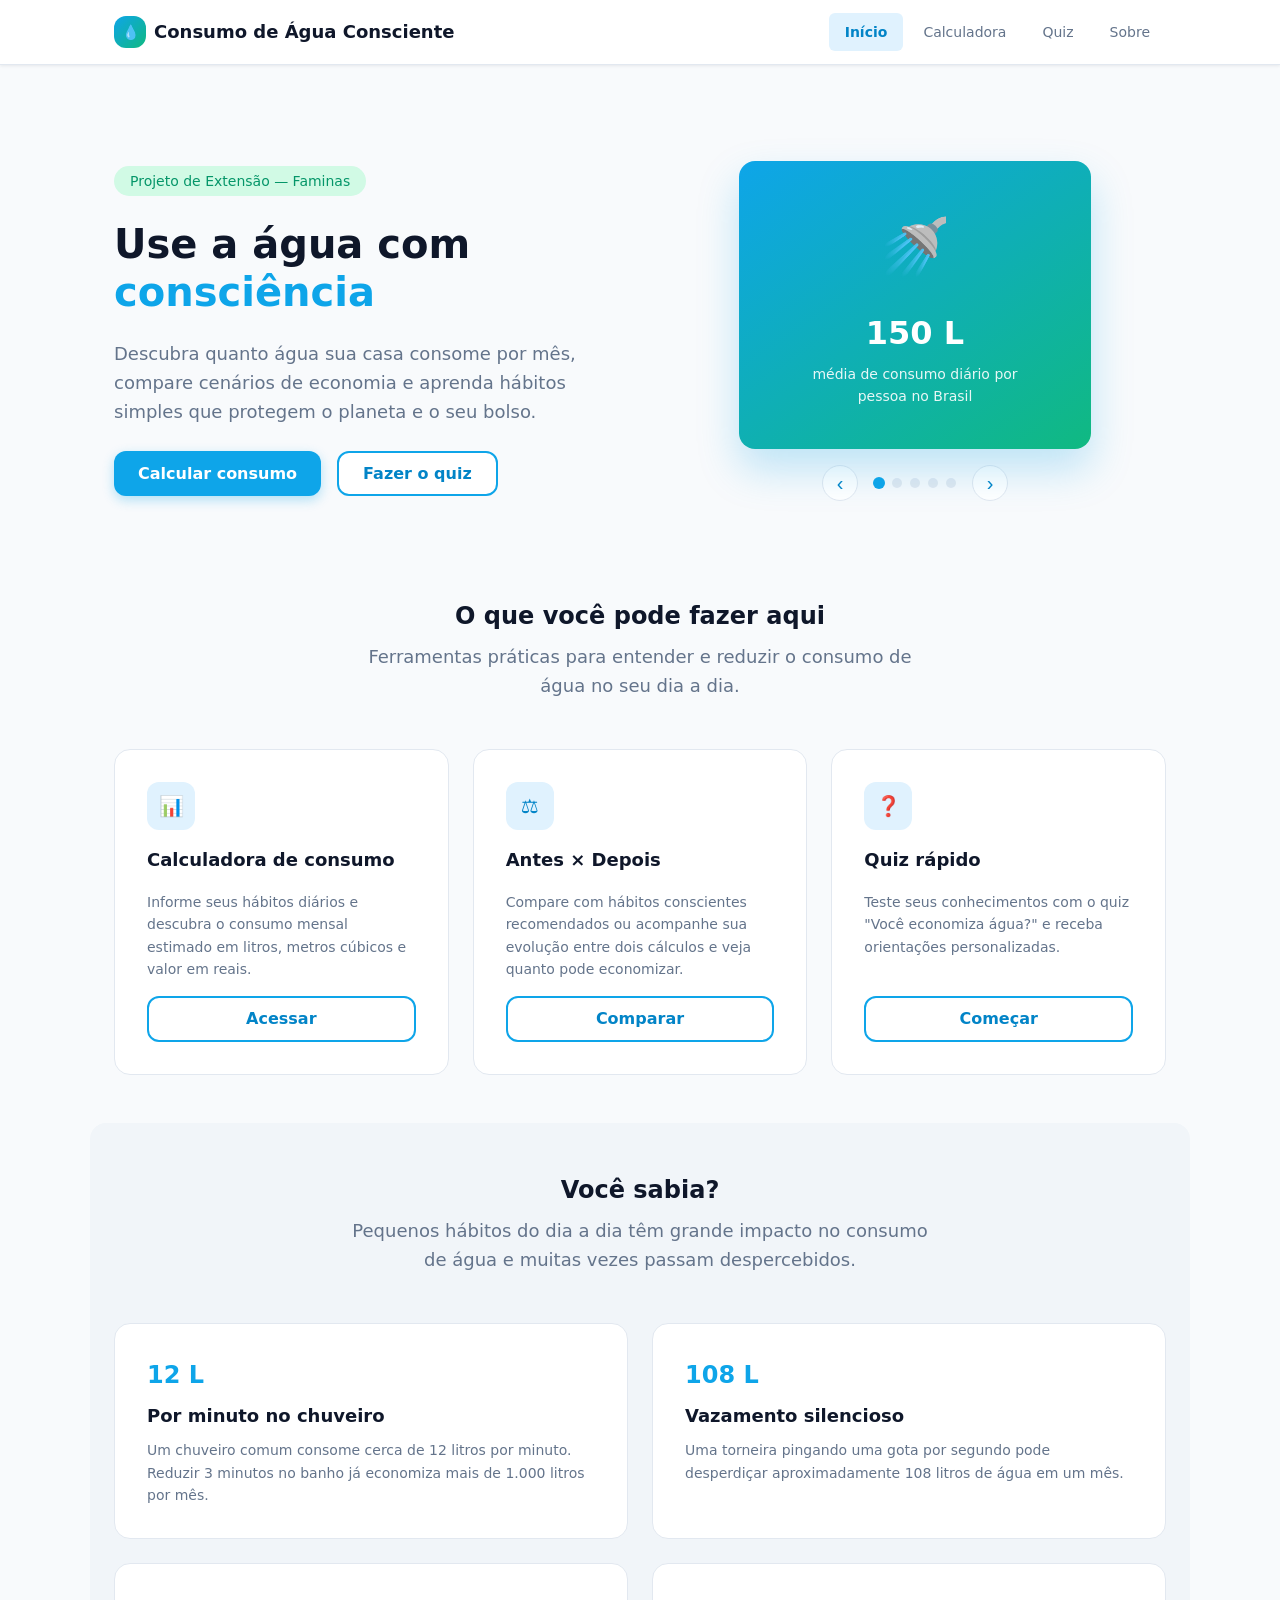
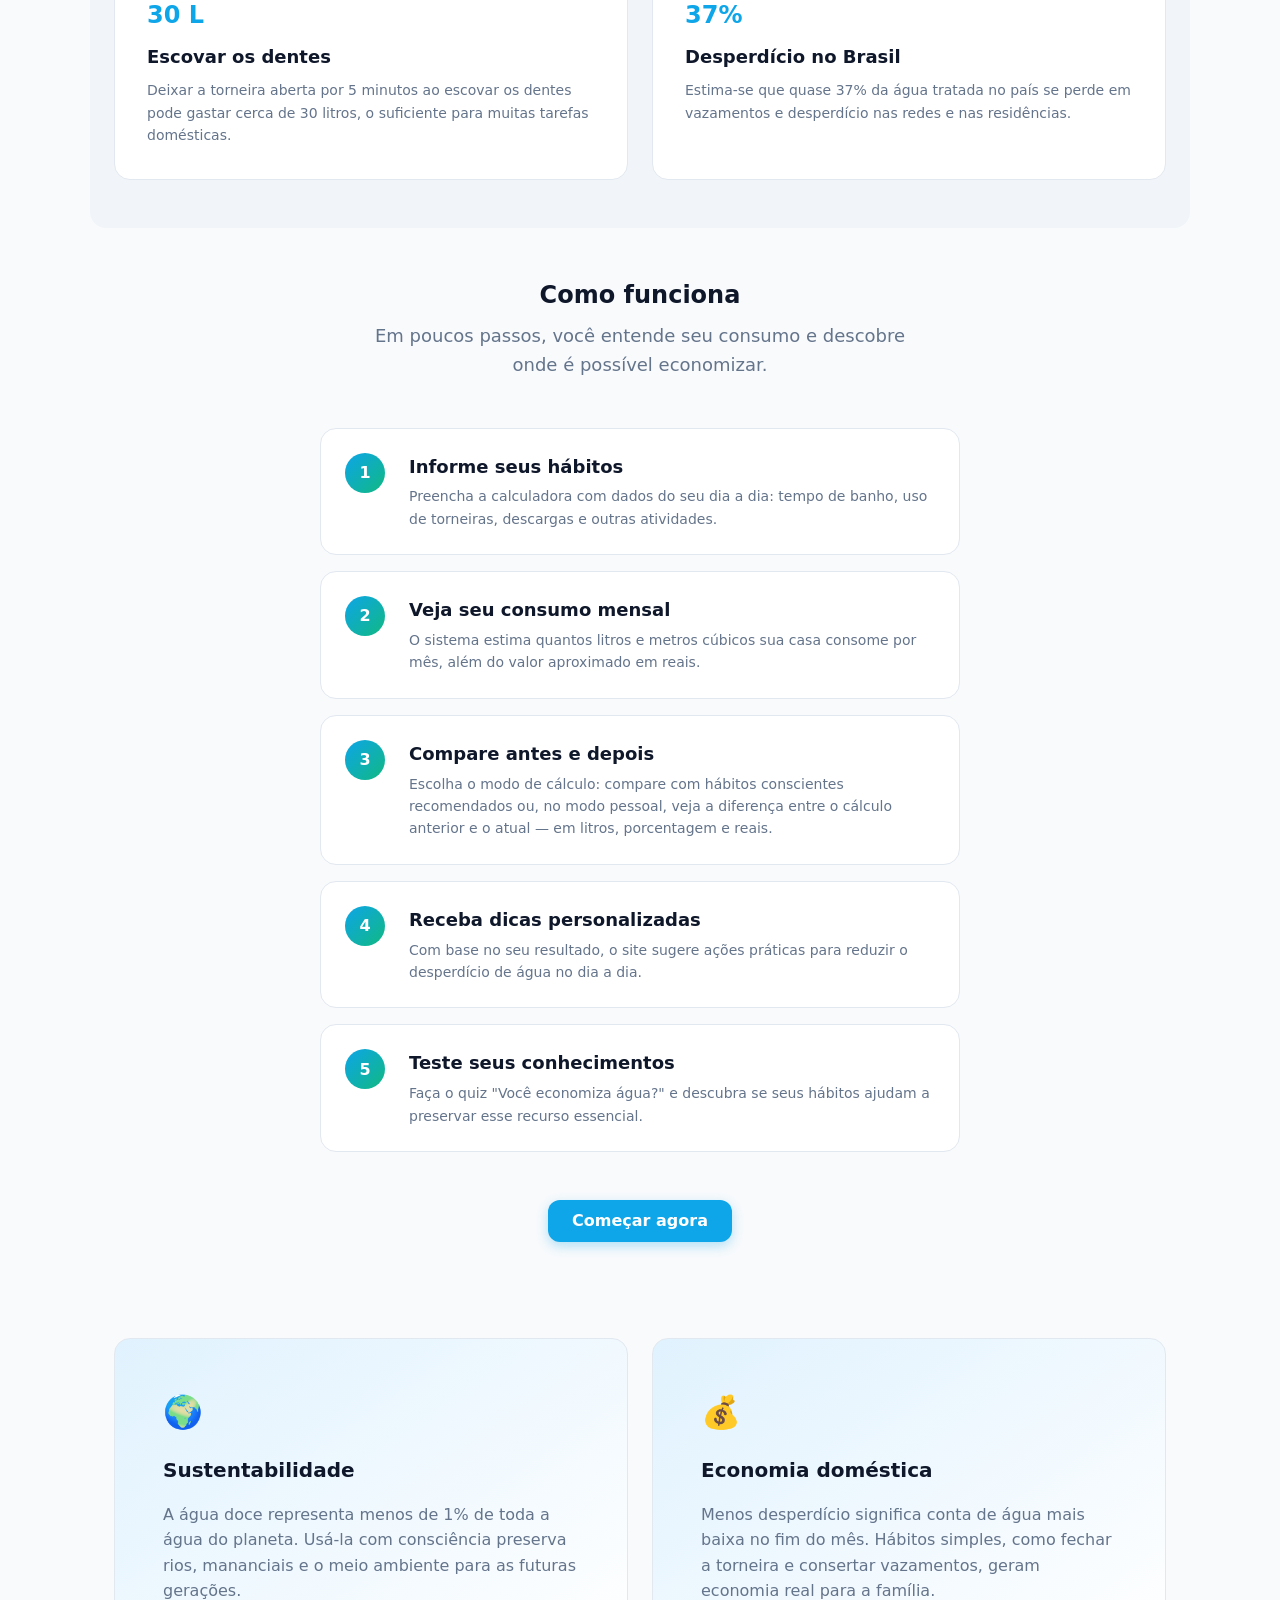
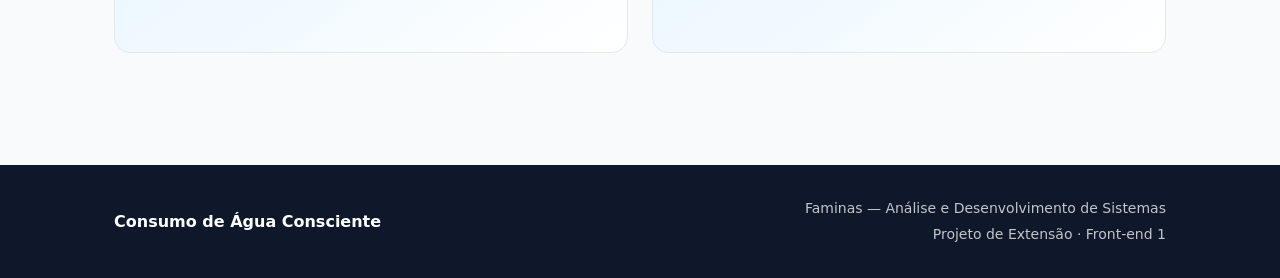
<file: index.html>
<!DOCTYPE html>
<html lang="pt-BR">
<head>
  <meta charset="UTF-8">
  <meta name="viewport" content="width=device-width, initial-scale=1.0">
  <meta name="description" content="Consumo de Água Consciente — projeto de extensão sobre uso racional da água no dia a dia.">
  <title>Consumo de Água Consciente | Início</title>
  <link rel="stylesheet" href="css/variables.css">
  <link rel="stylesheet" href="css/layout.css">
</head>
<body>

  <!-- Cabeçalho: logo, menu hambúrguer e navegação (controlado por main.js) -->
  <header class="site-header">
    <div class="header-inner">
      <a href="index.html" class="site-logo" aria-label="Página inicial">
        <span class="logo-icon" aria-hidden="true">💧</span>
        <span>Consumo de Água Consciente</span>
      </a>

      <button class="nav-toggle" type="button" aria-label="Abrir menu de navegação" aria-expanded="false" aria-controls="menu-principal">
        <span class="nav-toggle-bar"></span>
        <span class="nav-toggle-bar"></span>
        <span class="nav-toggle-bar"></span>
      </button>

      <nav class="site-nav" id="menu-principal" aria-label="Navegação principal">
        <ul class="nav-list">
          <li><a href="index.html" class="nav-link nav-link--active">Início</a></li>
          <li><a href="calculadora.html" class="nav-link">Calculadora</a></li>
          <li><a href="quiz.html" class="nav-link">Quiz</a></li>
          <li><a href="sobre.html" class="nav-link">Sobre</a></li>
        </ul>
      </nav>
    </div>
  </header>

  <main class="site-main">
    <div class="container">

      <!-- Hero: chamada principal + carrossel de curiosidades (hero.js) -->
      <section class="hero" aria-labelledby="hero-titulo">
        <div class="hero-content">
          <span class="hero-badge">Projeto de Extensão — Faminas</span>
          <h1 id="hero-titulo" class="hero-title">
            Use a água com <span>consciência</span>
          </h1>
          <p class="hero-description">
            Descubra quanto água sua casa consome por mês, compare cenários
            de economia e aprenda hábitos simples que protegem o planeta e o seu bolso.
          </p>
          <div class="hero-actions">
            <a href="calculadora.html" class="btn btn--primary">Calcular consumo</a>
            <a href="quiz.html" class="btn btn--secondary">Fazer o quiz</a>
          </div>
        </div>

        <!-- Carrossel: 5 slides com setas, bolinhas e troca automática -->
        <aside class="hero-visual" aria-label="Curiosidades sobre consumo de água">
          <div class="hero-carousel" id="hero-carousel">
            <div class="hero-carousel-viewport" aria-live="polite">
              <ul class="hero-carousel-track">
                <li class="hero-carousel-slide is-active" data-slide="0">
                  <article class="hero-card">
                    <p class="hero-card-icon" aria-hidden="true">🚿</p>
                    <p class="hero-card-value">150 L</p>
                    <p class="hero-card-label">média de consumo diário por pessoa no Brasil</p>
                  </article>
                </li>
                <li class="hero-carousel-slide" data-slide="1" aria-hidden="true">
                  <article class="hero-card">
                    <p class="hero-card-icon" aria-hidden="true">🚿</p>
                    <p class="hero-card-value">12 L/min</p>
                    <p class="hero-card-label">consumo médio de um chuveiro comum</p>
                  </article>
                </li>
                <li class="hero-carousel-slide" data-slide="2" aria-hidden="true">
                  <article class="hero-card">
                    <p class="hero-card-icon" aria-hidden="true">💧</p>
                    <p class="hero-card-value">108 L</p>
                    <p class="hero-card-label">desperdiçados por mês com uma torneira pingando</p>
                  </article>
                </li>
                <li class="hero-carousel-slide" data-slide="3" aria-hidden="true">
                  <article class="hero-card">
                    <p class="hero-card-icon" aria-hidden="true">🌍</p>
                    <p class="hero-card-value">37%</p>
                    <p class="hero-card-label">da água tratada perdida no Brasil</p>
                  </article>
                </li>
                <li class="hero-carousel-slide" data-slide="4" aria-hidden="true">
                  <article class="hero-card">
                    <p class="hero-card-icon" aria-hidden="true">⏱️</p>
                    <p class="hero-card-value">1.000 L</p>
                    <p class="hero-card-label">economizados ao reduzir 3 minutos no banho</p>
                  </article>
                </li>
              </ul>
            </div>

            <div class="hero-carousel-controls">
              <button type="button" class="hero-carousel-btn hero-carousel-btn--prev" aria-label="Curiosidade anterior">
                ‹
              </button>

              <div class="hero-carousel-dots" role="tablist" aria-label="Escolher curiosidade">
                <button type="button" class="hero-carousel-dot is-active" role="tab" aria-selected="true" aria-label="Curiosidade 1 de 5" data-slide="0"></button>
                <button type="button" class="hero-carousel-dot" role="tab" aria-selected="false" aria-label="Curiosidade 2 de 5" data-slide="1"></button>
                <button type="button" class="hero-carousel-dot" role="tab" aria-selected="false" aria-label="Curiosidade 3 de 5" data-slide="2"></button>
                <button type="button" class="hero-carousel-dot" role="tab" aria-selected="false" aria-label="Curiosidade 4 de 5" data-slide="3"></button>
                <button type="button" class="hero-carousel-dot" role="tab" aria-selected="false" aria-label="Curiosidade 5 de 5" data-slide="4"></button>
              </div>

              <button type="button" class="hero-carousel-btn hero-carousel-btn--next" aria-label="Próxima curiosidade">
                ›
              </button>
            </div>
          </div>
        </aside>
      </section>

      <!-- Cards com links para calculadora, comparador e quiz -->
      <section class="section" aria-labelledby="recursos-titulo">
        <header class="section-header">
          <h2 id="recursos-titulo" class="section-title">O que você pode fazer aqui</h2>
          <p class="section-subtitle">
            Ferramentas práticas para entender e reduzir o consumo de água no seu dia a dia.
          </p>
        </header>

        <div class="card-grid">
          <article class="card">
            <span class="card-icon" aria-hidden="true">📊</span>
            <h3 class="card-title">Calculadora de consumo</h3>
            <p class="card-text">
              Informe seus hábitos diários e descubra o consumo mensal estimado
              em litros, metros cúbicos e valor em reais.
            </p>
            <a href="calculadora.html" class="btn btn--secondary">Acessar</a>
          </article>

          <article class="card">
            <span class="card-icon" aria-hidden="true">⚖️</span>
            <h3 class="card-title">Antes × Depois</h3>
            <p class="card-text">
              Compare com hábitos conscientes recomendados ou acompanhe sua
              evolução entre dois cálculos e veja quanto pode economizar.
            </p>
            <a href="calculadora.html" class="btn btn--secondary">Comparar</a>
          </article>

          <article class="card">
            <span class="card-icon" aria-hidden="true">❓</span>
            <h3 class="card-title">Quiz rápido</h3>
            <p class="card-text">
              Teste seus conhecimentos com o quiz "Você economiza água?" e
              receba orientações personalizadas.
            </p>
            <a href="quiz.html" class="btn btn--secondary">Começar</a>
          </article>
        </div>
      </section>

      <!-- Seção educativa: fatos sobre consumo e desperdício de água -->
      <section class="section section--alt" aria-labelledby="curiosidades-titulo">
        <header class="section-header">
          <h2 id="curiosidades-titulo" class="section-title">Você sabia?</h2>
          <p class="section-subtitle">
            Pequenos hábitos do dia a dia têm grande impacto no consumo de água
            e muitas vezes passam despercebidos.
          </p>
        </header>

        <div class="facts-grid">
          <article class="fact-card">
            <p class="fact-value">12 L</p>
            <h3 class="fact-title">Por minuto no chuveiro</h3>
            <p class="fact-text">
              Um chuveiro comum consome cerca de 12 litros por minuto.
              Reduzir 3 minutos no banho já economiza mais de 1.000 litros por mês.
            </p>
          </article>

          <article class="fact-card">
            <p class="fact-value">108 L</p>
            <h3 class="fact-title">Vazamento silencioso</h3>
            <p class="fact-text">
              Uma torneira pingando uma gota por segundo pode desperdiçar
              aproximadamente 108 litros de água em um mês.
            </p>
          </article>

          <article class="fact-card">
            <p class="fact-value">30 L</p>
            <h3 class="fact-title">Escovar os dentes</h3>
            <p class="fact-text">
              Deixar a torneira aberta por 5 minutos ao escovar os dentes
              pode gastar cerca de 30 litros, o suficiente para muitas tarefas domésticas.
            </p>
          </article>

          <article class="fact-card">
            <p class="fact-value">37%</p>
            <h3 class="fact-title">Desperdício no Brasil</h3>
            <p class="fact-text">
              Estima-se que quase 37% da água tratada no país se perde em vazamentos
              e desperdício nas redes e nas residências.
            </p>
          </article>
        </div>
      </section>

      <!-- Passo a passo de como usar o site (calculadora → comparar → dicas → quiz) -->
      <section class="section" aria-labelledby="como-funciona-titulo">
        <header class="section-header">
          <h2 id="como-funciona-titulo" class="section-title">Como funciona</h2>
          <p class="section-subtitle">
            Em poucos passos, você entende seu consumo e descobre onde é possível economizar.
          </p>
        </header>

        <ol class="steps-list">
          <li class="step-item">
            <span class="step-number" aria-hidden="true">1</span>
            <div class="step-content">
              <h3 class="step-title">Informe seus hábitos</h3>
              <p class="step-text">
                Preencha a calculadora com dados do seu dia a dia: tempo de banho,
                uso de torneiras, descargas e outras atividades.
              </p>
            </div>
          </li>

          <li class="step-item">
            <span class="step-number" aria-hidden="true">2</span>
            <div class="step-content">
              <h3 class="step-title">Veja seu consumo mensal</h3>
              <p class="step-text">
                O sistema estima quantos litros e metros cúbicos sua casa consome
                por mês, além do valor aproximado em reais.
              </p>
            </div>
          </li>

          <li class="step-item">
            <span class="step-number" aria-hidden="true">3</span>
            <div class="step-content">
              <h3 class="step-title">Compare antes e depois</h3>
              <p class="step-text">
                Escolha o modo de cálculo: compare com hábitos conscientes
                recomendados ou, no modo pessoal, veja a diferença entre o
                cálculo anterior e o atual — em litros, porcentagem e reais.
              </p>
            </div>
          </li>

          <li class="step-item">
            <span class="step-number" aria-hidden="true">4</span>
            <div class="step-content">
              <h3 class="step-title">Receba dicas personalizadas</h3>
              <p class="step-text">
                Com base no seu resultado, o site sugere ações práticas para
                reduzir o desperdício de água no dia a dia.
              </p>
            </div>
          </li>

          <li class="step-item">
            <span class="step-number" aria-hidden="true">5</span>
            <div class="step-content">
              <h3 class="step-title">Teste seus conhecimentos</h3>
              <p class="step-text">
                Faça o quiz "Você economiza água?" e descubra se seus hábitos
                ajudam a preservar esse recurso essencial.
              </p>
            </div>
          </li>
        </ol>

        <p class="steps-cta">
          <a href="calculadora.html" class="btn btn--primary">Começar agora</a>
        </p>
      </section>

      <!-- Destaque final: sustentabilidade e economia doméstica -->
      <section class="section section--impact" aria-labelledby="impacto-titulo">
        <div class="impact-grid">
          <article class="impact-card">
            <span class="impact-icon" aria-hidden="true">🌍</span>
            <h2 id="impacto-titulo" class="impact-title">Sustentabilidade</h2>
            <p class="impact-text">
              A água doce representa menos de 1% de toda a água do planeta.
              Usá-la com consciência preserva rios, mananciais e o meio ambiente
              para as futuras gerações.
            </p>
          </article>

          <article class="impact-card">
            <span class="impact-icon" aria-hidden="true">💰</span>
            <h2 class="impact-title">Economia doméstica</h2>
            <p class="impact-text">
              Menos desperdício significa conta de água mais baixa no fim do mês.
              Hábitos simples, como fechar a torneira e consertar vazamentos,
              geram economia real para a família.
            </p>
          </article>
        </div>
      </section>

    </div>
  </main>

  <!-- Rodapé institucional -->
  <footer class="site-footer">
    <div class="footer-inner">
      <p class="footer-brand">Consumo de Água Consciente</p>
      <div class="footer-info">
        <p>Faminas — Análise e Desenvolvimento de Sistemas</p>
        <p>Projeto de Extensão · Front-end 1</p>
      </div>
    </div>
  </footer>

  <!-- Scripts: carrossel da home e menu mobile -->
  <script src="js/hero.js"></script>
  <script src="js/main.js"></script>
</body>
</html>
</file>
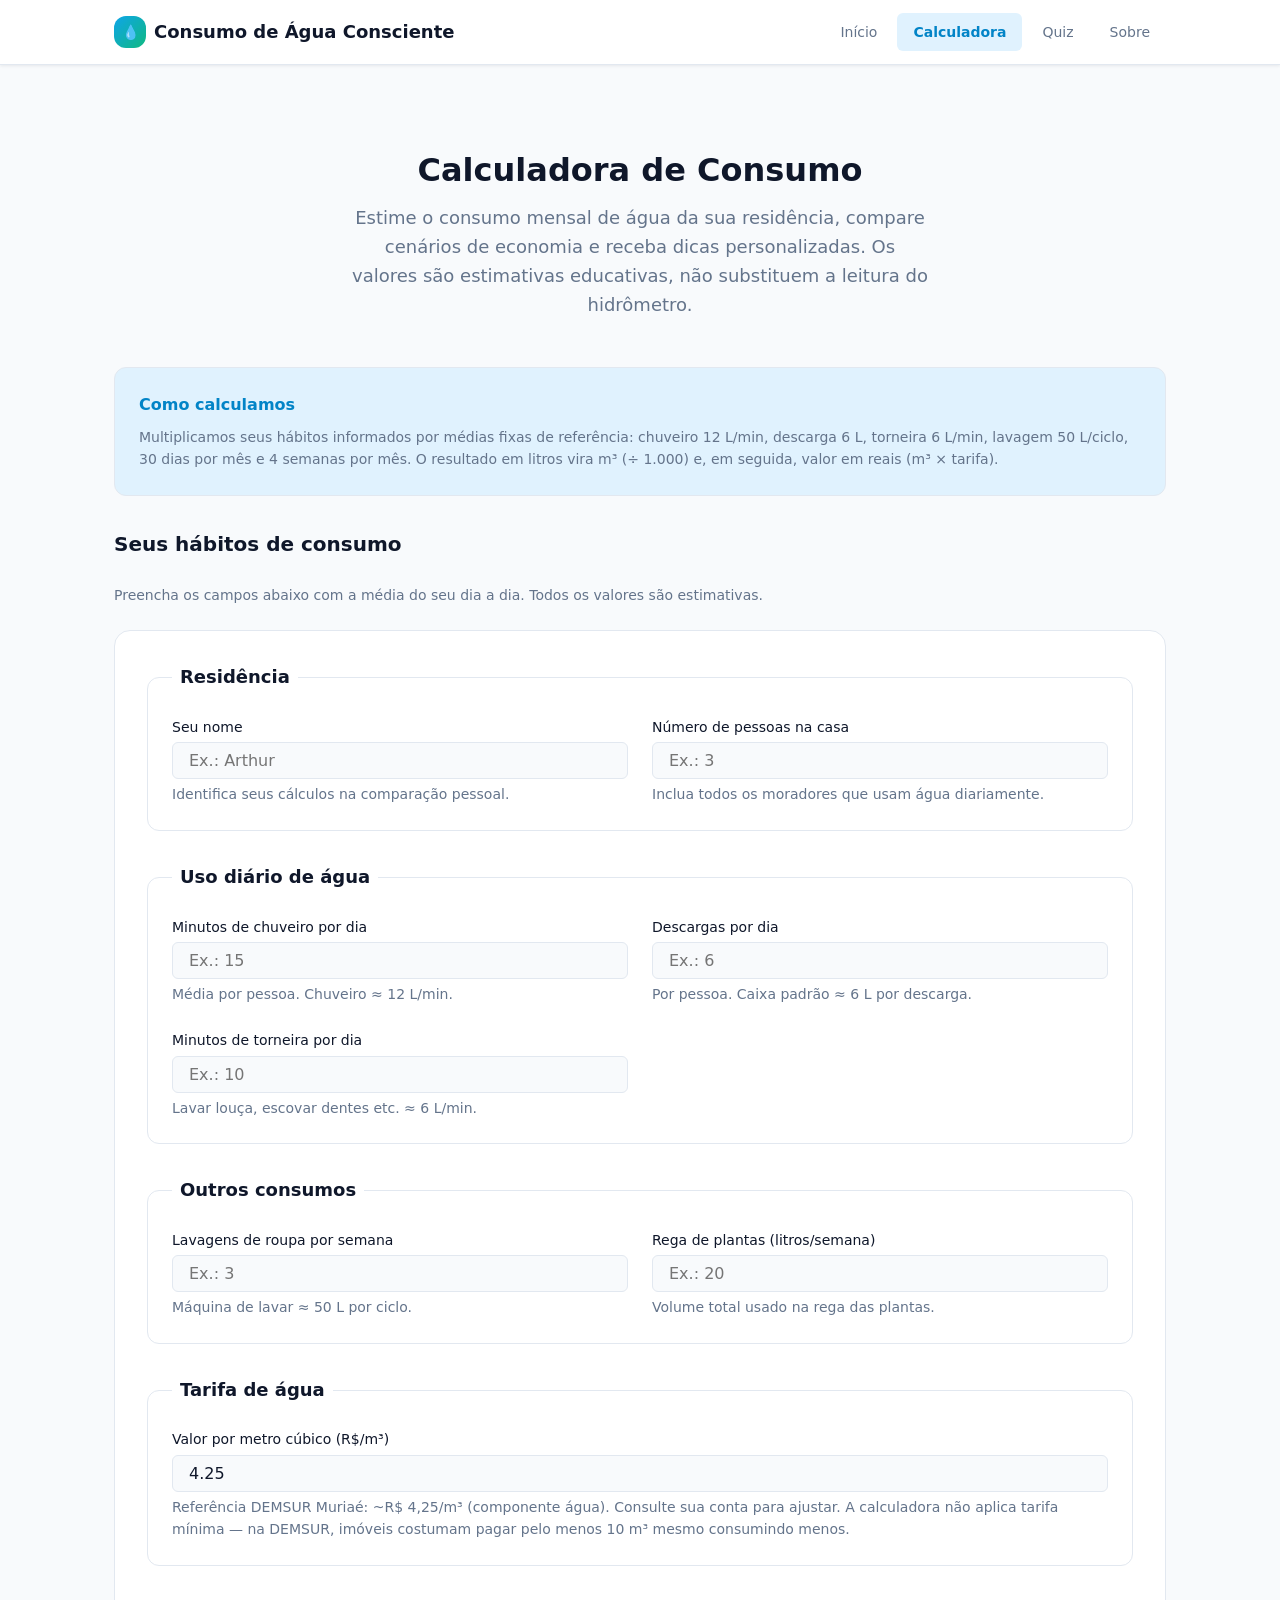
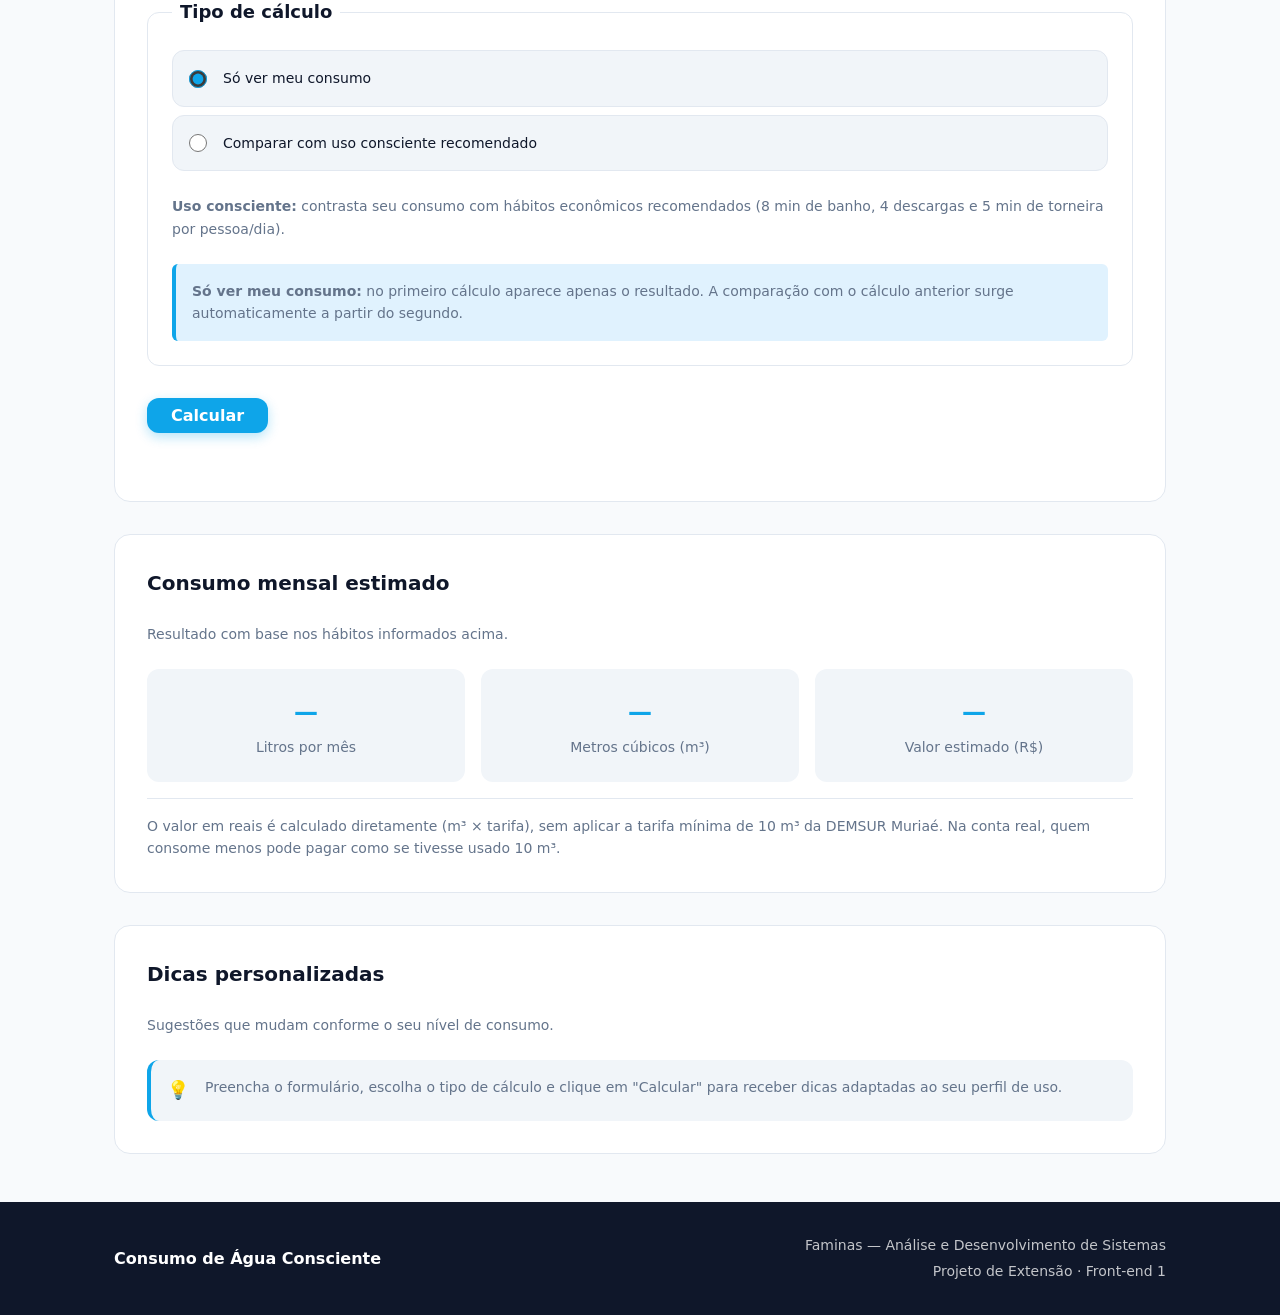
<file: calculadora.html>
<!DOCTYPE html>
<html lang="pt-BR">
<head>
  <meta charset="UTF-8">
  <meta name="viewport" content="width=device-width, initial-scale=1.0">
  <meta name="description" content="Calculadora de consumo mensal de água — estime hábitos, compare cenários e veja sua economia.">
  <title>Calculadora | Consumo de Água Consciente</title>
  <link rel="stylesheet" href="css/variables.css">
  <link rel="stylesheet" href="css/layout.css">
  <link rel="stylesheet" href="css/calculadora.css">
</head>
<body>

  <!-- Cabeçalho: logo, menu hambúrguer e navegação (controlado por main.js) -->
  <header class="site-header">
    <div class="header-inner">
      <a href="index.html" class="site-logo" aria-label="Página inicial">
        <span class="logo-icon" aria-hidden="true">💧</span>
        <span>Consumo de Água Consciente</span>
      </a>

      <button class="nav-toggle" type="button" aria-label="Abrir menu de navegação" aria-expanded="false" aria-controls="menu-principal">
        <span class="nav-toggle-bar"></span>
        <span class="nav-toggle-bar"></span>
        <span class="nav-toggle-bar"></span>
      </button>

      <nav class="site-nav" id="menu-principal" aria-label="Navegação principal">
        <ul class="nav-list">
          <li><a href="index.html" class="nav-link">Início</a></li>
          <li><a href="calculadora.html" class="nav-link nav-link--active">Calculadora</a></li>
          <li><a href="quiz.html" class="nav-link">Quiz</a></li>
          <li><a href="sobre.html" class="nav-link">Sobre</a></li>
        </ul>
      </nav>
    </div>
  </header>

  <main class="site-main">
    <div class="container">

      <!-- Título e descrição da página -->
      <header class="page-header">
        <h1 class="page-title">Calculadora de Consumo</h1>
        <p class="page-description">
          Estime o consumo mensal de água da sua residência, compare cenários
          de economia e receba dicas personalizadas. Os valores são estimativas
          educativas, não substituem a leitura do hidrômetro.
        </p>
      </header>

      <!-- Explicação das fórmulas e médias usadas no cálculo -->
      <section class="calc-info" id="secao-calc-info" aria-labelledby="como-calculamos-titulo">
        <h2 id="como-calculamos-titulo" class="calc-info-title">Como calculamos</h2>
        <p class="calc-info-text">
          Multiplicamos seus hábitos informados por médias fixas de referência:
          chuveiro 12 L/min, descarga 6 L, torneira 6 L/min, lavagem 50 L/ciclo,
          30 dias por mês e 4 semanas por mês. O resultado em litros vira m³
          (÷ 1.000) e, em seguida, valor em reais (m³ × tarifa).
        </p>
      </section>

      <!-- Layout em duas colunas: formulário à esquerda, resultados à direita -->
      <div class="calc-layout">

        <!-- Formulário de hábitos — lido e validado por calculadora.js -->
        <section class="section" id="secao-formulario" aria-labelledby="formulario-titulo">
          <h2 id="formulario-titulo" class="calc-panel-title">Seus hábitos de consumo</h2>
          <p class="calc-panel-subtitle">
            Preencha os campos abaixo com a média do seu dia a dia. Todos os valores são estimativas.
          </p>

          <form id="form-calculadora" class="calc-form" novalidate>

            <fieldset class="calc-fieldset">
              <legend class="calc-legend">Residência</legend>
              <div class="form-grid">
                <div class="form-group">
                  <label class="form-label" for="nome-usuario">Seu nome</label>
                  <input
                    class="form-input"
                    type="text"
                    id="nome-usuario"
                    name="nome-usuario"
                    maxlength="40"
                    placeholder="Ex.: Arthur"
                    autocomplete="name"
                  >
                  <span class="form-hint">Identifica seus cálculos na comparação pessoal.</span>
                </div>

                <div class="form-group">
                  <label class="form-label" for="pessoas">Número de pessoas na casa</label>
                  <input
                    class="form-input"
                    type="number"
                    id="pessoas"
                    name="pessoas"
                    min="1"
                    max="20"
                    placeholder="Ex.: 3"
                    required
                  >
                  <span class="form-hint">Inclua todos os moradores que usam água diariamente.</span>
                </div>
              </div>
            </fieldset>

            <fieldset class="calc-fieldset">
              <legend class="calc-legend">Uso diário de água</legend>
              <div class="form-grid">
                <div class="form-group">
                  <label class="form-label" for="chuveiro">Minutos de chuveiro por dia</label>
                  <input
                    class="form-input"
                    type="number"
                    id="chuveiro"
                    name="chuveiro"
                    min="0"
                    max="120"
                    placeholder="Ex.: 15"
                    required
                  >
                  <span class="form-hint">Média por pessoa. Chuveiro ≈ 12 L/min.</span>
                </div>

                <div class="form-group">
                  <label class="form-label" for="descarga">Descargas por dia</label>
                  <input
                    class="form-input"
                    type="number"
                    id="descarga"
                    name="descarga"
                    min="0"
                    max="50"
                    placeholder="Ex.: 6"
                    required
                  >
                  <span class="form-hint">Por pessoa. Caixa padrão ≈ 6 L por descarga.</span>
                </div>

                <div class="form-group">
                  <label class="form-label" for="torneira">Minutos de torneira por dia</label>
                  <input
                    class="form-input"
                    type="number"
                    id="torneira"
                    name="torneira"
                    min="0"
                    max="120"
                    placeholder="Ex.: 10"
                    required
                  >
                  <span class="form-hint">Lavar louça, escovar dentes etc. ≈ 6 L/min.</span>
                </div>
              </div>
            </fieldset>

            <fieldset class="calc-fieldset">
              <legend class="calc-legend">Outros consumos</legend>
              <div class="form-grid">
                <div class="form-group">
                  <label class="form-label" for="roupa">Lavagens de roupa por semana</label>
                  <input
                    class="form-input"
                    type="number"
                    id="roupa"
                    name="roupa"
                    min="0"
                    max="30"
                    placeholder="Ex.: 3"
                    required
                  >
                  <span class="form-hint">Máquina de lavar ≈ 50 L por ciclo.</span>
                </div>

                <div class="form-group">
                  <label class="form-label" for="rega">Rega de plantas (litros/semana)</label>
                  <input
                    class="form-input"
                    type="number"
                    id="rega"
                    name="rega"
                    min="0"
                    max="500"
                    placeholder="Ex.: 20"
                    required
                  >
                  <span class="form-hint">Volume total usado na rega das plantas.</span>
                </div>
              </div>
            </fieldset>

            <fieldset class="calc-fieldset">
              <legend class="calc-legend">Tarifa de água</legend>
              <div class="form-grid">
                <div class="form-group form-input--full">
                  <label class="form-label" for="tarifa">Valor por metro cúbico (R$/m³)</label>
                  <input
                    class="form-input"
                    type="number"
                    id="tarifa"
                    name="tarifa"
                    min="0"
                    max="50"
                    step="0.01"
                    value="4.25"
                    required
                  >
                  <span class="form-hint">
                    Referência DEMSUR Muriaé: ~R$ 4,25/m³ (componente água). Consulte sua
                    conta para ajustar. A calculadora não aplica tarifa mínima — na DEMSUR,
                    imóveis costumam pagar pelo menos 10 m³ mesmo consumindo menos.
                  </span>
                </div>
              </div>
            </fieldset>

            <fieldset class="calc-fieldset">
              <legend class="calc-legend">Tipo de cálculo</legend>
              <ul class="modo-lista">
                <li>
                  <label class="modo-opcao">
                    <input type="radio" name="modo-calculo" value="consumo" checked>
                    <span class="modo-opcao-texto">Só ver meu consumo</span>
                  </label>
                </li>
                <li>
                  <label class="modo-opcao">
                    <input type="radio" name="modo-calculo" value="comparar">
                    <span class="modo-opcao-texto">Comparar com uso consciente recomendado</span>
                  </label>
                </li>
              </ul>
              <p class="form-hint">
                <strong>Uso consciente:</strong> contrasta seu consumo com hábitos econômicos
                recomendados (8 min de banho, 4 descargas e 5 min de torneira por pessoa/dia).
              </p>
              <div class="modo-aviso" role="note">
                <p>
                  <strong>Só ver meu consumo:</strong> no primeiro cálculo aparece apenas o
                  resultado. A comparação com o cálculo anterior surge automaticamente a
                  partir do segundo.
                </p>
              </div>
            </fieldset>

            <div class="calc-actions">
              <button type="button" class="btn btn--primary" id="btn-calcular">
                Calcular
              </button>
              <p id="form-mensagem" class="form-message" role="alert" aria-live="polite"></p>
            </div>

          </form>
        </section>

        <!-- Painel de resultado: litros, m³ e valor em reais -->
        <section class="calc-panel" id="painel-resultado" aria-labelledby="resultado-titulo">
          <h2 id="resultado-titulo" class="calc-panel-title">Consumo mensal estimado</h2>
          <p class="calc-panel-subtitle" id="resultado-subtitulo">Resultado com base nos hábitos informados acima.</p>

          <div class="results-grid">
            <article class="result-item">
              <p class="result-value" id="total-litros">—</p>
              <p class="result-label">Litros por mês</p>
            </article>

            <article class="result-item">
              <p class="result-value" id="total-m3">—</p>
              <p class="result-label">Metros cúbicos (m³)</p>
            </article>

            <article class="result-item">
              <p class="result-value" id="total-reais">—</p>
              <p class="result-label">Valor estimado (R$)</p>
            </article>
          </div>

          <p class="calc-nota">
            O valor em reais é calculado diretamente (m³ × tarifa), sem aplicar a tarifa
            mínima de 10 m³ da DEMSUR Muriaé. Na conta real, quem consome menos pode
            pagar como se tivesse usado 10 m³.
          </p>
        </section>

        <!-- Comparador antes × depois (oculto até o 2º cálculo ou modo consciente) -->
        <section class="calc-panel calc-panel--oculto" id="painel-comparador" aria-labelledby="comparador-titulo">
          <h2 id="comparador-titulo" class="calc-panel-title">Comparador</h2>
          <p id="comparador-subtitulo" class="calc-panel-subtitle"></p>

          <div class="compare-grid">
            <article class="compare-card">
              <span class="compare-tag" id="comparador-tag-antes">—</span>
              <p class="compare-value" id="antes-litros">—</p>
              <p class="compare-detail" id="antes-reais">—</p>
            </article>

            <span class="compare-divider" aria-hidden="true">→</span>

            <article class="compare-card compare-card--depois">
              <span class="compare-tag" id="comparador-tag-depois">—</span>
              <p class="compare-value" id="depois-litros">—</p>
              <p class="compare-detail" id="depois-reais">—</p>
            </article>
          </div>

          <div class="savings-box">
            <p class="savings-title" id="economia-titulo">—</p>
            <p class="savings-value" id="economia-total">—</p>
          </div>
        </section>

        <!-- Dicas dinâmicas conforme faixa de consumo (baixo, médio ou alto) -->
        <section class="calc-panel" aria-labelledby="dicas-titulo">
          <h2 id="dicas-titulo" class="calc-panel-title">Dicas personalizadas</h2>
          <p class="calc-panel-subtitle">
            Sugestões que mudam conforme o seu nível de consumo.
          </p>

          <ul class="tips-list" id="lista-dicas">
            <li class="tip-item">
              <span class="tip-icon" aria-hidden="true">💡</span>
              <p class="tip-text">
                Preencha o formulário, escolha o tipo de cálculo e clique em "Calcular"
                para receber dicas adaptadas ao seu perfil de uso.
              </p>
            </li>
          </ul>
        </section>

        <!-- Botão para reiniciar a calculadora após a apresentação -->
        <section class="calc-panel calc-panel--oculto" id="painel-novo-calculo" aria-labelledby="novo-calculo-titulo">
          <h2 id="novo-calculo-titulo" class="visually-hidden">Reiniciar calculadora</h2>
          <p class="calc-reset-texto" id="calc-reset-texto">
            Análise concluída. Clique abaixo para limpar os dados e permitir que outra pessoa use a calculadora.
          </p>
          <button type="button" class="btn btn--secondary" id="btn-calcular-novamente">
            Calcular novamente
          </button>
        </section>

      </div>

    </div>
  </main>

  <!-- Rodapé institucional -->
  <footer class="site-footer">
    <div class="footer-inner">
      <p class="footer-brand">Consumo de Água Consciente</p>
      <div class="footer-info">
        <p>Faminas — Análise e Desenvolvimento de Sistemas</p>
        <p>Projeto de Extensão · Front-end 1</p>
      </div>
    </div>
  </footer>

  <!-- Scripts: menu mobile e lógica da calculadora -->
  <script src="js/main.js"></script>
  <script src="js/calculadora.js"></script>
</body>
</html>
</file>
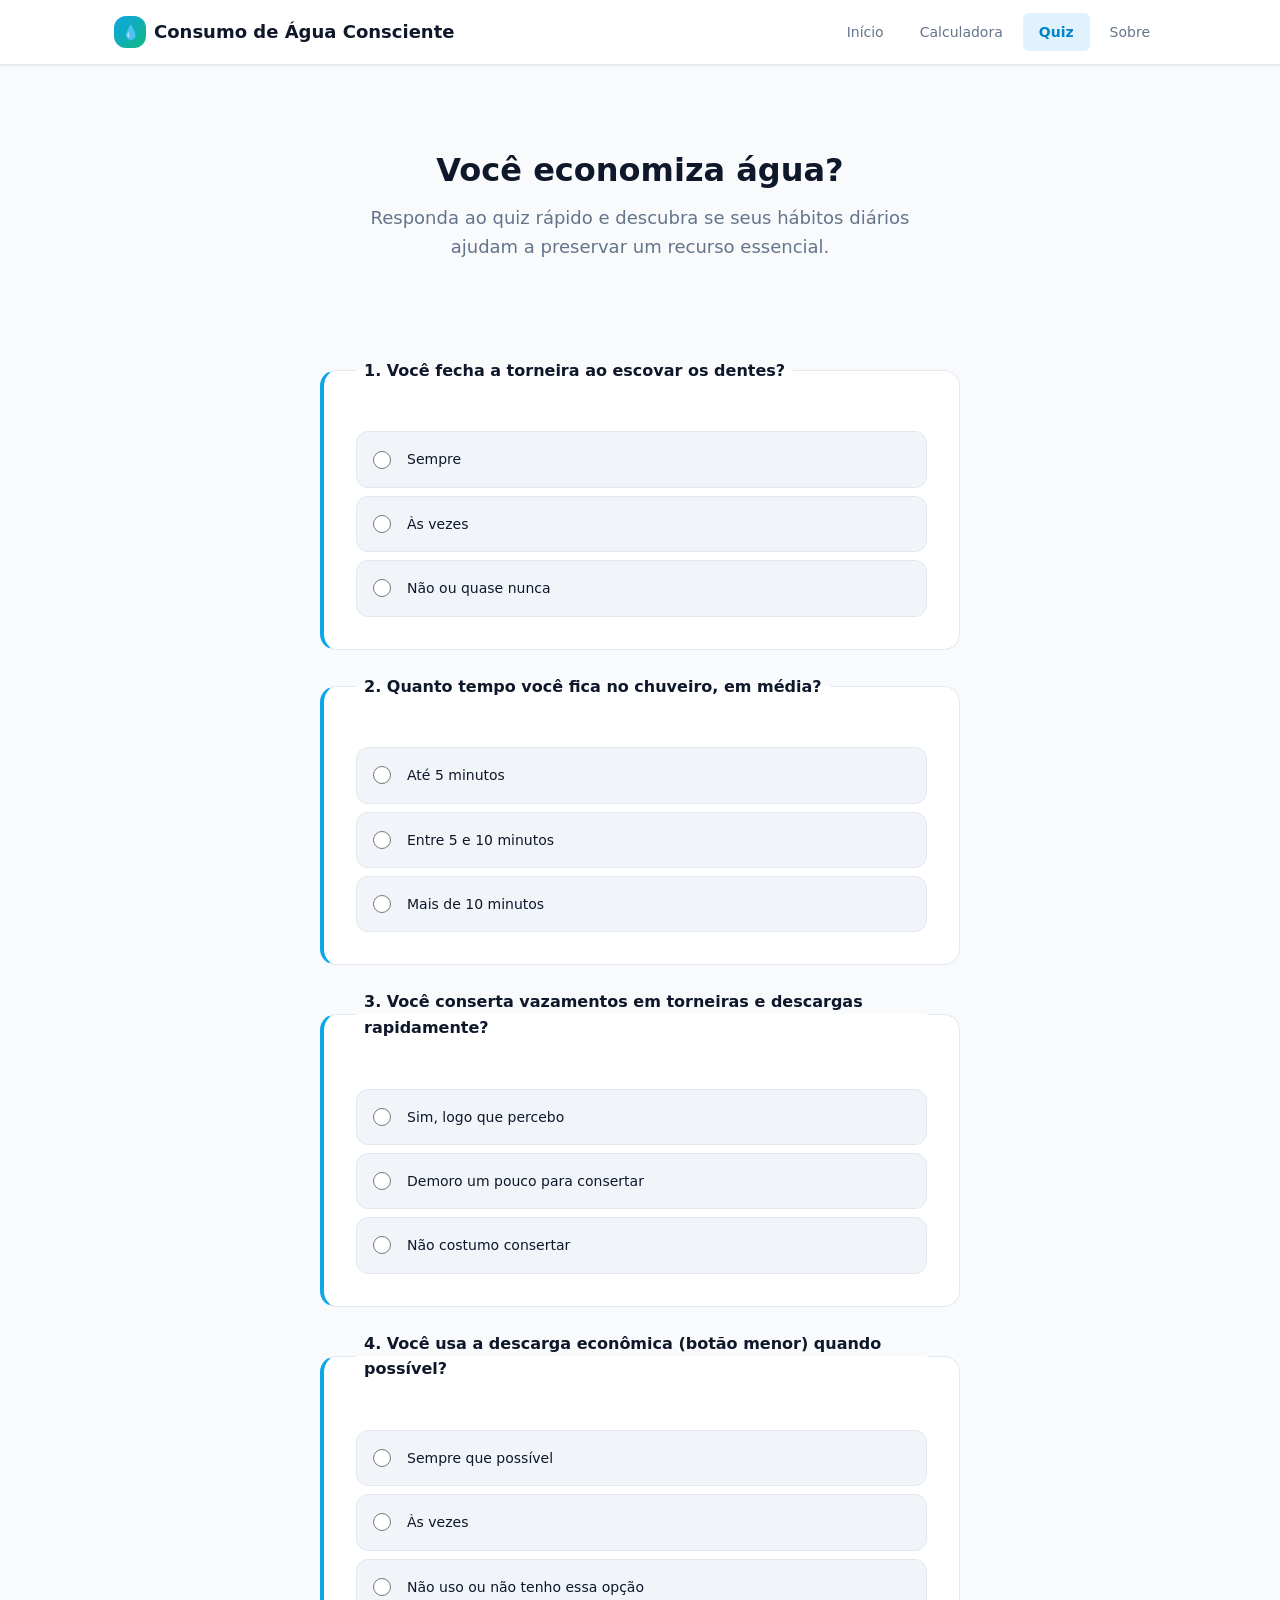
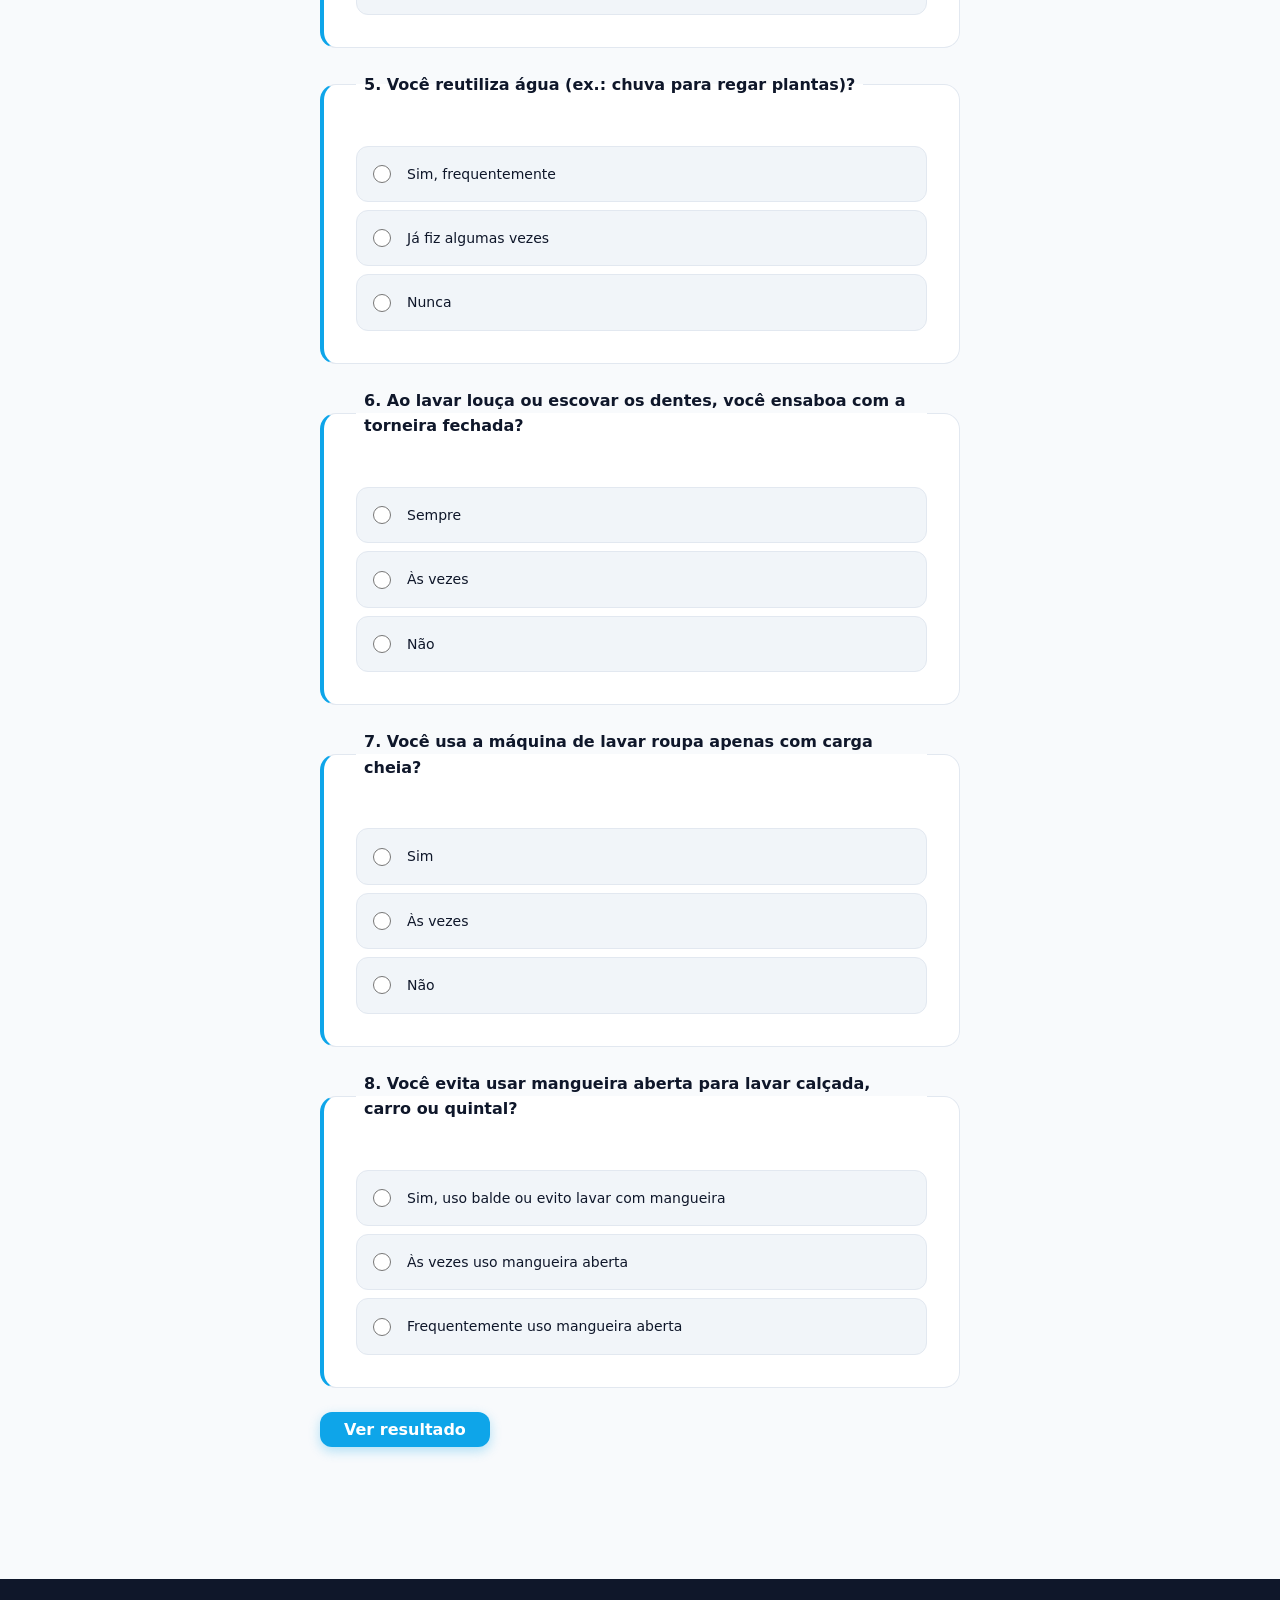
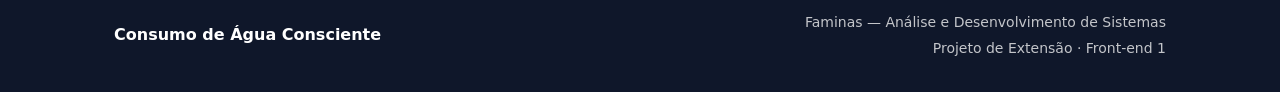
<file: quiz.html>
<!DOCTYPE html>
<html lang="pt-BR">
<head>
  <meta charset="UTF-8">
  <meta name="viewport" content="width=device-width, initial-scale=1.0">
  <meta name="description" content="Quiz: Você economiza água? Teste seus hábitos de consumo consciente.">
  <title>Quiz | Consumo de Água Consciente</title>
  <link rel="stylesheet" href="css/variables.css">
  <link rel="stylesheet" href="css/layout.css">
  <link rel="stylesheet" href="css/quiz.css">
</head>
<body>

  <!-- Cabeçalho: logo, menu hambúrguer e navegação (controlado por main.js) -->
  <header class="site-header">
    <div class="header-inner">
      <a href="index.html" class="site-logo" aria-label="Página inicial">
        <span class="logo-icon" aria-hidden="true">💧</span>
        <span>Consumo de Água Consciente</span>
      </a>

      <button class="nav-toggle" type="button" aria-label="Abrir menu de navegação" aria-expanded="false" aria-controls="menu-principal">
        <span class="nav-toggle-bar"></span>
        <span class="nav-toggle-bar"></span>
        <span class="nav-toggle-bar"></span>
      </button>

      <nav class="site-nav" id="menu-principal" aria-label="Navegação principal">
        <ul class="nav-list">
          <li><a href="index.html" class="nav-link">Início</a></li>
          <li><a href="calculadora.html" class="nav-link">Calculadora</a></li>
          <li><a href="quiz.html" class="nav-link nav-link--active">Quiz</a></li>
          <li><a href="sobre.html" class="nav-link">Sobre</a></li>
        </ul>
      </nav>
    </div>
  </header>

  <main class="site-main">
    <div class="container">

      <!-- Título e descrição do quiz -->
      <header class="page-header">
        <h1 class="page-title">Você economiza água?</h1>
        <p class="page-description">
          Responda ao quiz rápido e descubra se seus hábitos diários ajudam
          a preservar um recurso essencial.
        </p>
      </header>

      <section class="section" aria-labelledby="quiz-titulo">
        <h2 id="quiz-titulo" class="visually-hidden">Questionário</h2>

        <!-- 8 perguntas com opções pontuadas — corrigido por quiz.js -->
        <form id="form-quiz" class="quiz-form" novalidate>

          <fieldset class="quiz-pergunta">
            <legend class="quiz-legend">1. Você fecha a torneira ao escovar os dentes?</legend>
            <ul class="quiz-opcoes">
              <li>
                <label class="quiz-opcao">
                  <input type="radio" name="pergunta-1" value="3">
                  <span class="quiz-opcao-texto">Sempre</span>
                </label>
              </li>
              <li>
                <label class="quiz-opcao">
                  <input type="radio" name="pergunta-1" value="1">
                  <span class="quiz-opcao-texto">Às vezes</span>
                </label>
              </li>
              <li>
                <label class="quiz-opcao">
                  <input type="radio" name="pergunta-1" value="0">
                  <span class="quiz-opcao-texto">Não ou quase nunca</span>
                </label>
              </li>
            </ul>
          </fieldset>

          <fieldset class="quiz-pergunta">
            <legend class="quiz-legend">2. Quanto tempo você fica no chuveiro, em média?</legend>
            <ul class="quiz-opcoes">
              <li>
                <label class="quiz-opcao">
                  <input type="radio" name="pergunta-2" value="3">
                  <span class="quiz-opcao-texto">Até 5 minutos</span>
                </label>
              </li>
              <li>
                <label class="quiz-opcao">
                  <input type="radio" name="pergunta-2" value="1">
                  <span class="quiz-opcao-texto">Entre 5 e 10 minutos</span>
                </label>
              </li>
              <li>
                <label class="quiz-opcao">
                  <input type="radio" name="pergunta-2" value="0">
                  <span class="quiz-opcao-texto">Mais de 10 minutos</span>
                </label>
              </li>
            </ul>
          </fieldset>

          <fieldset class="quiz-pergunta">
            <legend class="quiz-legend">3. Você conserta vazamentos em torneiras e descargas rapidamente?</legend>
            <ul class="quiz-opcoes">
              <li>
                <label class="quiz-opcao">
                  <input type="radio" name="pergunta-3" value="3">
                  <span class="quiz-opcao-texto">Sim, logo que percebo</span>
                </label>
              </li>
              <li>
                <label class="quiz-opcao">
                  <input type="radio" name="pergunta-3" value="1">
                  <span class="quiz-opcao-texto">Demoro um pouco para consertar</span>
                </label>
              </li>
              <li>
                <label class="quiz-opcao">
                  <input type="radio" name="pergunta-3" value="0">
                  <span class="quiz-opcao-texto">Não costumo consertar</span>
                </label>
              </li>
            </ul>
          </fieldset>

          <fieldset class="quiz-pergunta">
            <legend class="quiz-legend">4. Você usa a descarga econômica (botão menor) quando possível?</legend>
            <ul class="quiz-opcoes">
              <li>
                <label class="quiz-opcao">
                  <input type="radio" name="pergunta-4" value="3">
                  <span class="quiz-opcao-texto">Sempre que possível</span>
                </label>
              </li>
              <li>
                <label class="quiz-opcao">
                  <input type="radio" name="pergunta-4" value="1">
                  <span class="quiz-opcao-texto">Às vezes</span>
                </label>
              </li>
              <li>
                <label class="quiz-opcao">
                  <input type="radio" name="pergunta-4" value="0">
                  <span class="quiz-opcao-texto">Não uso ou não tenho essa opção</span>
                </label>
              </li>
            </ul>
          </fieldset>

          <fieldset class="quiz-pergunta">
            <legend class="quiz-legend">5. Você reutiliza água (ex.: chuva para regar plantas)?</legend>
            <ul class="quiz-opcoes">
              <li>
                <label class="quiz-opcao">
                  <input type="radio" name="pergunta-5" value="2">
                  <span class="quiz-opcao-texto">Sim, frequentemente</span>
                </label>
              </li>
              <li>
                <label class="quiz-opcao">
                  <input type="radio" name="pergunta-5" value="1">
                  <span class="quiz-opcao-texto">Já fiz algumas vezes</span>
                </label>
              </li>
              <li>
                <label class="quiz-opcao">
                  <input type="radio" name="pergunta-5" value="0">
                  <span class="quiz-opcao-texto">Nunca</span>
                </label>
              </li>
            </ul>
          </fieldset>

          <fieldset class="quiz-pergunta">
            <legend class="quiz-legend">6. Ao lavar louça ou escovar os dentes, você ensaboa com a torneira fechada?</legend>
            <ul class="quiz-opcoes">
              <li>
                <label class="quiz-opcao">
                  <input type="radio" name="pergunta-6" value="3">
                  <span class="quiz-opcao-texto">Sempre</span>
                </label>
              </li>
              <li>
                <label class="quiz-opcao">
                  <input type="radio" name="pergunta-6" value="1">
                  <span class="quiz-opcao-texto">Às vezes</span>
                </label>
              </li>
              <li>
                <label class="quiz-opcao">
                  <input type="radio" name="pergunta-6" value="0">
                  <span class="quiz-opcao-texto">Não</span>
                </label>
              </li>
            </ul>
          </fieldset>

          <fieldset class="quiz-pergunta">
            <legend class="quiz-legend">7. Você usa a máquina de lavar roupa apenas com carga cheia?</legend>
            <ul class="quiz-opcoes">
              <li>
                <label class="quiz-opcao">
                  <input type="radio" name="pergunta-7" value="2">
                  <span class="quiz-opcao-texto">Sim</span>
                </label>
              </li>
              <li>
                <label class="quiz-opcao">
                  <input type="radio" name="pergunta-7" value="1">
                  <span class="quiz-opcao-texto">Às vezes</span>
                </label>
              </li>
              <li>
                <label class="quiz-opcao">
                  <input type="radio" name="pergunta-7" value="0">
                  <span class="quiz-opcao-texto">Não</span>
                </label>
              </li>
            </ul>
          </fieldset>

          <fieldset class="quiz-pergunta">
            <legend class="quiz-legend">8. Você evita usar mangueira aberta para lavar calçada, carro ou quintal?</legend>
            <ul class="quiz-opcoes">
              <li>
                <label class="quiz-opcao">
                  <input type="radio" name="pergunta-8" value="1">
                  <span class="quiz-opcao-texto">Sim, uso balde ou evito lavar com mangueira</span>
                </label>
              </li>
              <li>
                <label class="quiz-opcao">
                  <input type="radio" name="pergunta-8" value="0">
                  <span class="quiz-opcao-texto">Às vezes uso mangueira aberta</span>
                </label>
              </li>
              <li>
                <label class="quiz-opcao">
                  <input type="radio" name="pergunta-8" value="0">
                  <span class="quiz-opcao-texto">Frequentemente uso mangueira aberta</span>
                </label>
              </li>
            </ul>
          </fieldset>

          <div class="quiz-acoes">
            <button type="button" class="btn btn--primary" id="btn-resultado">
              Ver resultado
            </button>
            <p id="quiz-mensagem" class="quiz-mensagem" role="alert" aria-live="polite"></p>
          </div>

        </form>

        <!-- Resultado: classificação, pontuação e lista de melhorias (preenchido via JS) -->
        <article id="resultado-quiz" class="quiz-resultado" hidden>
          <span id="resultado-icone" class="resultado-icone" aria-hidden="true"></span>
          <h2 id="resultado-titulo" class="resultado-titulo"></h2>
          <p id="resultado-pontuacao" class="resultado-pontuacao"></p>
          <p id="resultado-texto" class="resultado-texto"></p>

          <div class="resultado-melhorias" id="resultado-melhorias">
            <h3 class="resultado-melhorias-titulo" id="melhorias-titulo"></h3>
            <ul class="resultado-melhorias-lista" id="lista-melhorias"></ul>
          </div>

          <a href="calculadora.html" class="btn btn--primary">Ir para a calculadora</a>
        </article>

      </section>

    </div>
  </main>

  <!-- Rodapé institucional -->
  <footer class="site-footer">
    <div class="footer-inner">
      <p class="footer-brand">Consumo de Água Consciente</p>
      <div class="footer-info">
        <p>Faminas — Análise e Desenvolvimento de Sistemas</p>
        <p>Projeto de Extensão · Front-end 1</p>
      </div>
    </div>
  </footer>

  <!-- Scripts: menu mobile e lógica do quiz -->
  <script src="js/main.js"></script>
  <script src="js/quiz.js"></script>
</body>
</html>
</file>
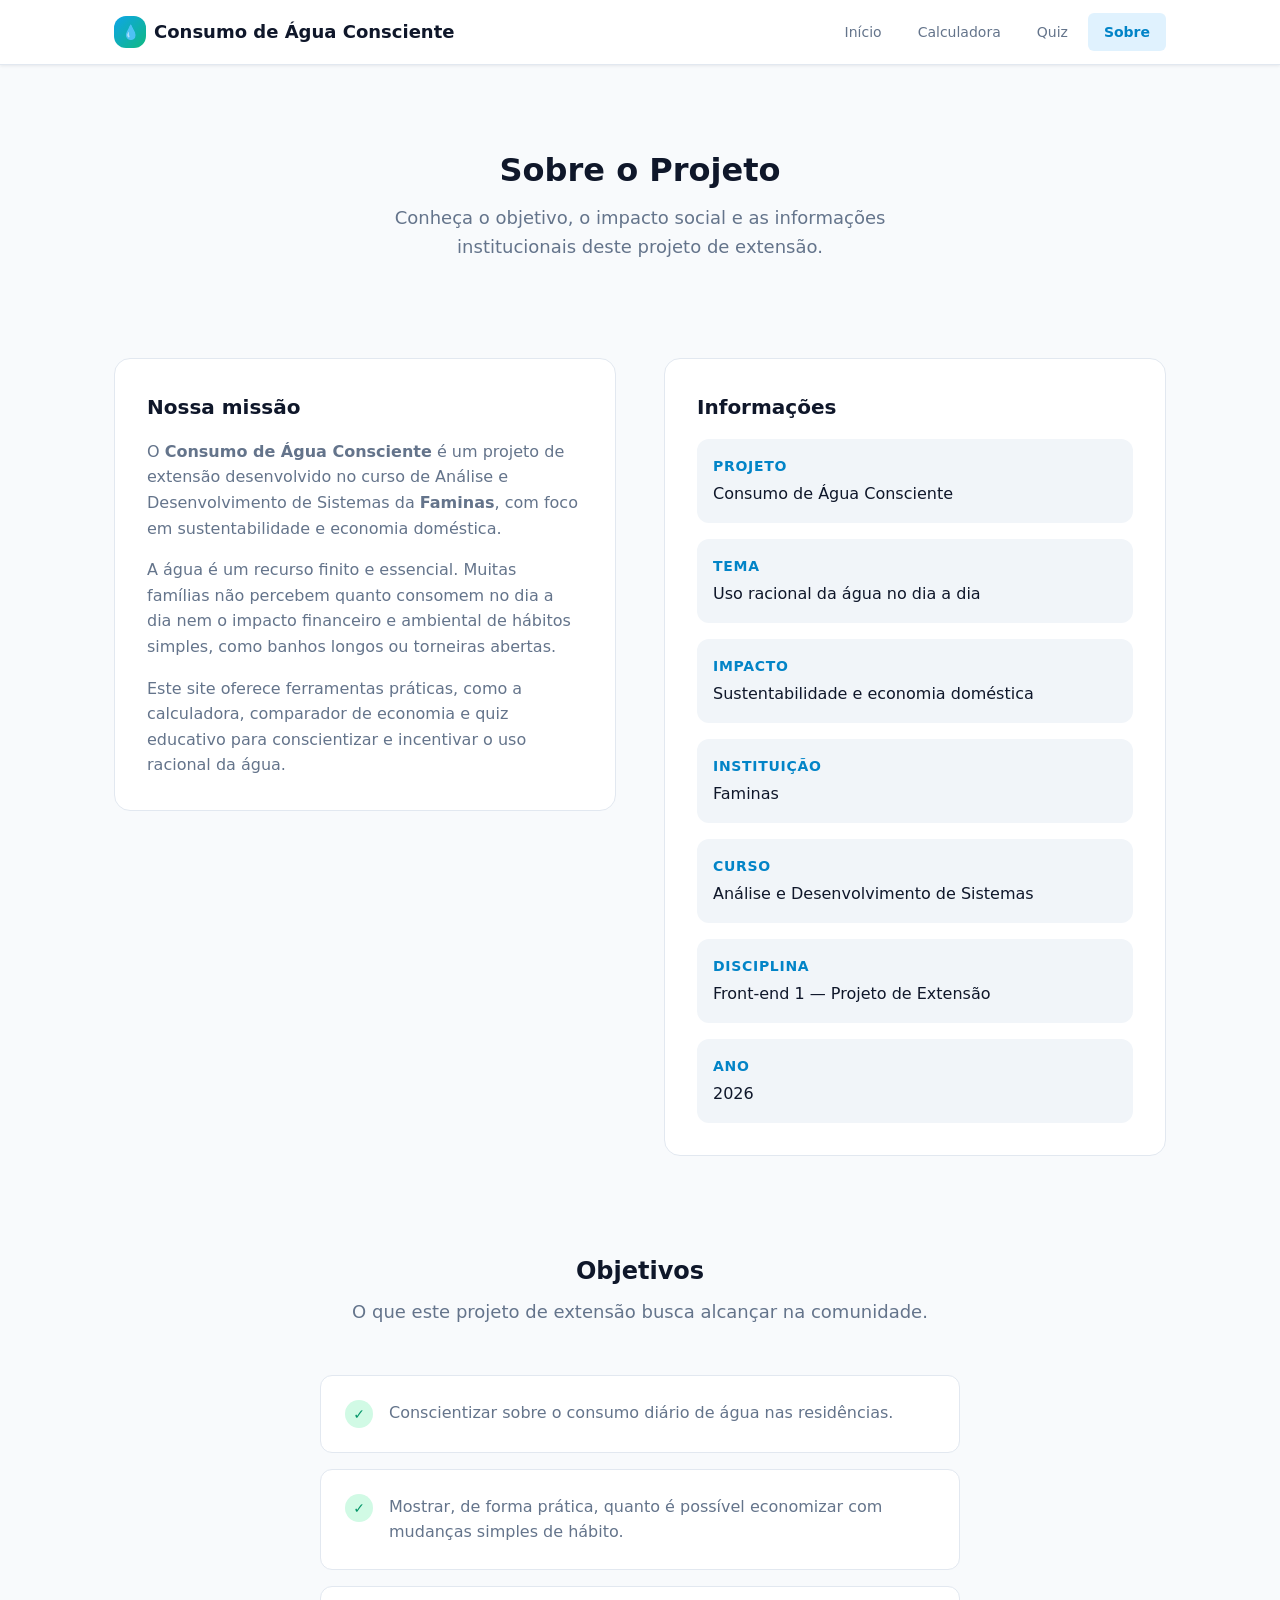
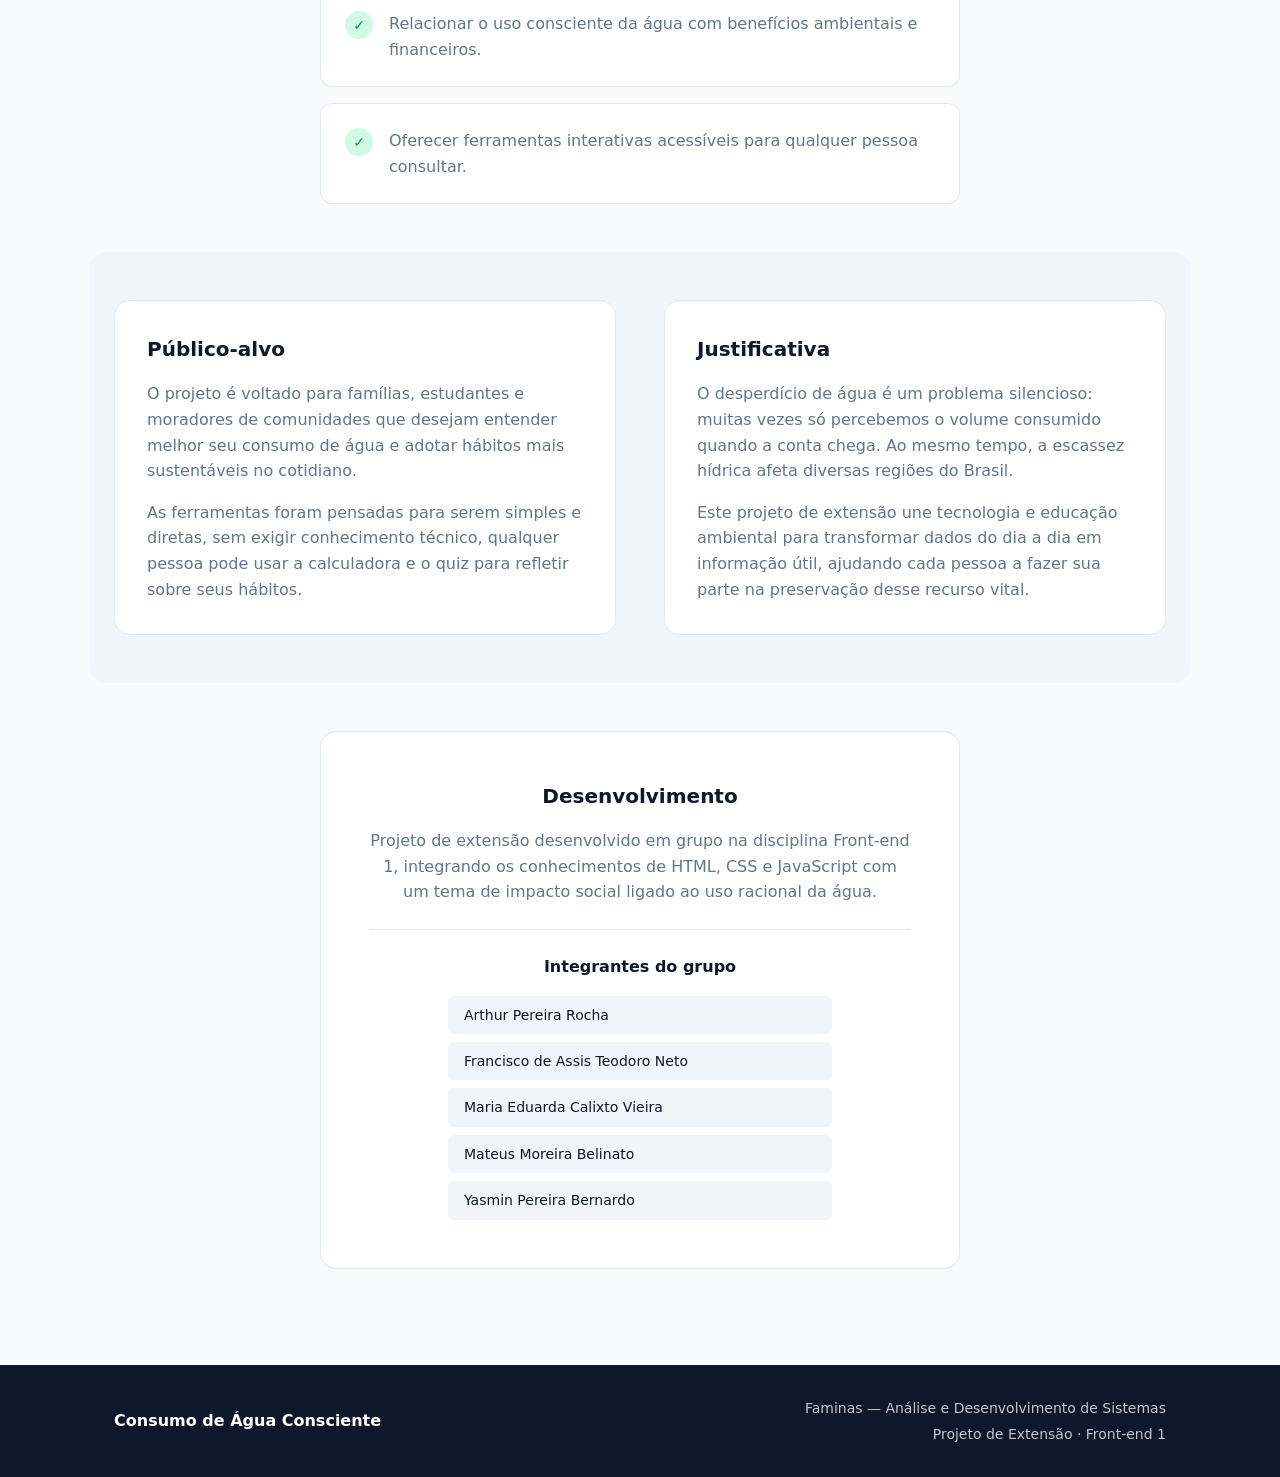
<file: sobre.html>
<!DOCTYPE html>
<html lang="pt-BR">
<head>
  <meta charset="UTF-8">
  <meta name="viewport" content="width=device-width, initial-scale=1.0">
  <meta name="description" content="Sobre o projeto Consumo de Água Consciente — extensão Faminas.">
  <title>Sobre | Consumo de Água Consciente</title>
  <link rel="stylesheet" href="css/variables.css">
  <link rel="stylesheet" href="css/layout.css">
</head>
<body>

  <!-- Cabeçalho: logo, menu hambúrguer e navegação (controlado por main.js) -->
  <header class="site-header">
    <div class="header-inner">
      <a href="index.html" class="site-logo" aria-label="Página inicial">
        <span class="logo-icon" aria-hidden="true">💧</span>
        <span>Consumo de Água Consciente</span>
      </a>

      <button class="nav-toggle" type="button" aria-label="Abrir menu de navegação" aria-expanded="false" aria-controls="menu-principal">
        <span class="nav-toggle-bar"></span>
        <span class="nav-toggle-bar"></span>
        <span class="nav-toggle-bar"></span>
      </button>

      <nav class="site-nav" id="menu-principal" aria-label="Navegação principal">
        <ul class="nav-list">
          <li><a href="index.html" class="nav-link">Início</a></li>
          <li><a href="calculadora.html" class="nav-link">Calculadora</a></li>
          <li><a href="quiz.html" class="nav-link">Quiz</a></li>
          <li><a href="sobre.html" class="nav-link nav-link--active">Sobre</a></li>
        </ul>
      </nav>
    </div>
  </header>

  <main class="site-main">
    <div class="container">

      <!-- Título da página -->
      <header class="page-header">
        <h1 class="page-title">Sobre o Projeto</h1>
        <p class="page-description">
          Conheça o objetivo, o impacto social e as informações institucionais
          deste projeto de extensão.
        </p>
      </header>

      <!-- Missão do projeto e informações institucionais -->
      <section class="section" aria-labelledby="sobre-conteudo">
        <h2 id="sobre-conteudo" class="visually-hidden">Informações do projeto</h2>

        <div class="about-grid">
          <article class="about-card">
            <h2>Nossa missão</h2>
            <p>
              O <strong>Consumo de Água Consciente</strong> é um projeto de extensão
              desenvolvido no curso de Análise e Desenvolvimento de Sistemas da
              <strong>Faminas</strong>, com foco em sustentabilidade e economia doméstica.
            </p>
            <p>
              A água é um recurso finito e essencial. Muitas famílias não percebem
              quanto consomem no dia a dia nem o impacto financeiro e ambiental de
              hábitos simples, como banhos longos ou torneiras abertas.
            </p>
            <p>
              Este site oferece ferramentas práticas, como a calculadora, comparador de
              economia e quiz educativo para conscientizar e incentivar o uso
              racional da água.
            </p>
          </article>

          <aside class="about-card">
            <h2>Informações</h2>
            <ul class="info-list">
              <li class="info-item">
                <span class="info-label">Projeto</span>
                <span class="info-value">Consumo de Água Consciente</span>
              </li>
              <li class="info-item">
                <span class="info-label">Tema</span>
                <span class="info-value">Uso racional da água no dia a dia</span>
              </li>
              <li class="info-item">
                <span class="info-label">Impacto</span>
                <span class="info-value">Sustentabilidade e economia doméstica</span>
              </li>
              <li class="info-item">
                <span class="info-label">Instituição</span>
                <span class="info-value">Faminas</span>
              </li>
              <li class="info-item">
                <span class="info-label">Curso</span>
                <span class="info-value">Análise e Desenvolvimento de Sistemas</span>
              </li>
              <li class="info-item">
                <span class="info-label">Disciplina</span>
                <span class="info-value">Front-end 1 — Projeto de Extensão</span>
              </li>
              <li class="info-item">
                <span class="info-label">Ano</span>
                <span class="info-value">2026</span>
              </li>
            </ul>
          </aside>
        </div>
      </section>

      <!-- Lista de objetivos do projeto de extensão -->
      <section class="section" aria-labelledby="objetivos-titulo">
        <header class="section-header">
          <h2 id="objetivos-titulo" class="section-title">Objetivos</h2>
          <p class="section-subtitle">
            O que este projeto de extensão busca alcançar na comunidade.
          </p>
        </header>

        <ul class="objectives-list">
          <li class="objective-item">
            <span class="objective-marker" aria-hidden="true">✓</span>
            <p>Conscientizar sobre o consumo diário de água nas residências.</p>
          </li>
          <li class="objective-item">
            <span class="objective-marker" aria-hidden="true">✓</span>
            <p>Mostrar, de forma prática, quanto é possível economizar com mudanças simples de hábito.</p>
          </li>
          <li class="objective-item">
            <span class="objective-marker" aria-hidden="true">✓</span>
            <p>Relacionar o uso consciente da água com benefícios ambientais e financeiros.</p>
          </li>
          <li class="objective-item">
            <span class="objective-marker" aria-hidden="true">✓</span>
            <p>Oferecer ferramentas interativas acessíveis para qualquer pessoa consultar.</p>
          </li>
        </ul>
      </section>

      <!-- Público-alvo e justificativa do tema -->
      <section class="section section--alt" aria-labelledby="publico-titulo">
        <div class="about-grid">
          <article class="about-card">
            <h2 id="publico-titulo">Público-alvo</h2>
            <p>
              O projeto é voltado para famílias, estudantes e moradores de comunidades
              que desejam entender melhor seu consumo de água e adotar hábitos mais
              sustentáveis no cotidiano.
            </p>
            <p>
              As ferramentas foram pensadas para serem simples e diretas, sem exigir
              conhecimento técnico, qualquer pessoa pode usar a calculadora e o quiz
              para refletir sobre seus hábitos.
            </p>
          </article>

          <article class="about-card">
            <h2>Justificativa</h2>
            <p>
              O desperdício de água é um problema silencioso: muitas vezes só percebemos
              o volume consumido quando a conta chega. Ao mesmo tempo, a escassez hídrica
              afeta diversas regiões do Brasil.
            </p>
            <p>
              Este projeto de extensão une tecnologia e educação ambiental para
              transformar dados do dia a dia em informação útil, ajudando cada pessoa
              a fazer sua parte na preservação desse recurso vital.
            </p>
          </article>
        </div>
      </section>

      <!-- Integrantes do grupo e créditos de desenvolvimento -->
      <section class="section" aria-labelledby="autor-titulo">
        <article class="author-card">
          <h2 id="autor-titulo">Desenvolvimento</h2>
          <p>
            Projeto de extensão desenvolvido em grupo na disciplina Front-end 1,
            integrando os conhecimentos de HTML, CSS e JavaScript com um tema de
            impacto social ligado ao uso racional da água.
          </p>
          <h3 class="author-list-title">Integrantes do grupo</h3>
          <ul class="author-list">
            <li>Arthur Pereira Rocha</li>
            <li>Francisco de Assis Teodoro Neto</li>
            <li>Maria Eduarda Calixto Vieira</li>
            <li>Mateus Moreira Belinato</li>
            <li>Yasmin Pereira Bernardo</li>
          </ul>
        </article>
      </section>

    </div>
  </main>

  <!-- Rodapé institucional -->
  <footer class="site-footer">
    <div class="footer-inner">
      <p class="footer-brand">Consumo de Água Consciente</p>
      <div class="footer-info">
        <p>Faminas — Análise e Desenvolvimento de Sistemas</p>
        <p>Projeto de Extensão · Front-end 1</p>
      </div>
    </div>
  </footer>

  <!-- Script: menu mobile -->
  <script src="js/main.js"></script>
</body>
</html>
</file>
<file: css/variables.css>
:root {
  /* Paleta — tons modernos de água e sustentabilidade */
  --color-primary: #0ea5e9;
  --color-primary-dark: #0284c7;
  --color-primary-light: #e0f2fe;
  --color-secondary: #10b981;
  --color-secondary-dark: #059669;

  --color-bg: #f8fafc;
  --color-bg-card: #ffffff;
  --color-surface: #f1f5f9;

  --color-text: #0f172a;
  --color-text-muted: #64748b;
  --color-text-inverse: #ffffff;

  --color-border: #e2e8f0;
  --color-shadow: rgba(15, 23, 42, 0.08);

  /* Tipografia */
  --font-family: "Segoe UI", system-ui, -apple-system, sans-serif;
  --font-size-sm: 0.875rem;
  --font-size-base: 1rem;
  --font-size-lg: 1.125rem;
  --font-size-xl: 1.25rem;
  --font-size-2xl: 1.5rem;
  --font-size-3xl: 2rem;
  --font-size-4xl: 2.5rem;

  --line-height: 1.6;
  --font-weight-normal: 400;
  --font-weight-medium: 500;
  --font-weight-semibold: 600;
  --font-weight-bold: 700;

  /* Espaçamento */
  --space-xs: 0.25rem;
  --space-sm: 0.5rem;
  --space-md: 1rem;
  --space-lg: 1.5rem;
  --space-xl: 2rem;
  --space-2xl: 3rem;
  --space-3xl: 4rem;

  /* Layout */
  --max-width: 1100px;
  --header-height: 4rem;
  --radius-sm: 0.375rem;
  --radius-md: 0.75rem;
  --radius-lg: 1rem;
  --radius-full: 9999px;

  /* Transições */
  --transition: 0.2s ease;
}
</file>
<file: css/layout.css>
/* Reset leve */
*,
*::before,
*::after {
  box-sizing: border-box;
  margin: 0;
  padding: 0;
}

html {
  scroll-behavior: smooth;
}

body {
  font-family: var(--font-family);
  font-size: var(--font-size-base);
  line-height: var(--line-height);
  color: var(--color-text);
  background-color: var(--color-bg);
  min-height: 100vh;
  display: flex;
  flex-direction: column;
}

img {
  max-width: 100%;
  height: auto;
  display: block;
}

a {
  color: var(--color-primary-dark);
  text-decoration: none;
  transition: color var(--transition);
}

a:hover {
  color: var(--color-primary);
}

ul {
  list-style: none;
}

.visually-hidden {
  position: absolute;
  width: 1px;
  height: 1px;
  padding: 0;
  margin: -1px;
  overflow: hidden;
  clip: rect(0, 0, 0, 0);
  white-space: nowrap;
  border: 0;
}

/* ========== Header ========== */
.site-header {
  position: sticky;
  top: 0;
  z-index: 100;
  background-color: var(--color-bg-card);
  border-bottom: 1px solid var(--color-border);
  box-shadow: 0 1px 3px var(--color-shadow);
}

.header-inner {
  max-width: var(--max-width);
  margin: 0 auto;
  padding: 0 var(--space-lg);
  height: var(--header-height);
  display: flex;
  align-items: center;
  justify-content: space-between;
  gap: var(--space-lg);
}

.site-logo {
  display: flex;
  align-items: center;
  gap: var(--space-sm);
  font-size: var(--font-size-lg);
  font-weight: var(--font-weight-bold);
  color: var(--color-text);
  white-space: nowrap;
}

.site-logo:hover {
  color: var(--color-primary-dark);
}

.logo-icon {
  width: 2rem;
  height: 2rem;
  background: linear-gradient(135deg, var(--color-primary), var(--color-secondary));
  border-radius: var(--radius-md);
  display: flex;
  align-items: center;
  justify-content: center;
  color: var(--color-text-inverse);
  font-size: var(--font-size-sm);
  font-weight: var(--font-weight-bold);
  flex-shrink: 0;
}

/* ========== Navegação ========== */
.nav-toggle {
  display: none;
  flex-direction: column;
  justify-content: center;
  gap: 5px;
  width: 2.5rem;
  height: 2.5rem;
  padding: var(--space-sm);
  background: none;
  border: 1px solid var(--color-border);
  border-radius: var(--radius-sm);
  cursor: pointer;
}

.nav-toggle-bar {
  display: block;
  width: 100%;
  height: 2px;
  background-color: var(--color-text);
  border-radius: var(--radius-full);
  transition: transform var(--transition), opacity var(--transition);
}

.nav-toggle[aria-expanded="true"] .nav-toggle-bar:nth-child(1) {
  transform: translateY(7px) rotate(45deg);
}

.nav-toggle[aria-expanded="true"] .nav-toggle-bar:nth-child(2) {
  opacity: 0;
}

.nav-toggle[aria-expanded="true"] .nav-toggle-bar:nth-child(3) {
  transform: translateY(-7px) rotate(-45deg);
}

.site-nav {
  display: flex;
  align-items: center;
}

.nav-list {
  display: flex;
  align-items: center;
  gap: var(--space-xs);
}

.nav-link {
  display: block;
  padding: var(--space-sm) var(--space-md);
  font-size: var(--font-size-sm);
  font-weight: var(--font-weight-medium);
  color: var(--color-text-muted);
  border-radius: var(--radius-sm);
  transition: background-color var(--transition), color var(--transition);
}

.nav-link:hover {
  color: var(--color-primary-dark);
  background-color: var(--color-primary-light);
}

.nav-link--active {
  color: var(--color-primary-dark);
  background-color: var(--color-primary-light);
  font-weight: var(--font-weight-semibold);
}

/* ========== Main ========== */
.site-main {
  flex: 1;
  width: 100%;
}

.container {
  max-width: var(--max-width);
  margin: 0 auto;
  padding: var(--space-2xl) var(--space-lg);
}

/* ========== Hero ========== */
.hero {
  display: grid;
  grid-template-columns: 1fr 1fr;
  gap: var(--space-2xl);
  align-items: center;
  padding: var(--space-2xl) 0;
}

.hero-content {
  display: flex;
  flex-direction: column;
  gap: var(--space-lg);
}

.hero-badge {
  display: inline-block;
  width: fit-content;
  padding: var(--space-xs) var(--space-md);
  font-size: var(--font-size-sm);
  font-weight: var(--font-weight-medium);
  color: var(--color-secondary-dark);
  background-color: #d1fae5;
  border-radius: var(--radius-full);
}

.hero-title {
  font-size: var(--font-size-4xl);
  font-weight: var(--font-weight-bold);
  line-height: 1.2;
  color: var(--color-text);
}

.hero-title span {
  color: var(--color-primary);
}

.hero-description {
  font-size: var(--font-size-lg);
  color: var(--color-text-muted);
  max-width: 32rem;
}

.hero-actions {
  display: flex;
  flex-wrap: wrap;
  gap: var(--space-md);
}

.hero-visual {
  display: flex;
  align-items: center;
  justify-content: center;
}

.hero-card {
  width: 100%;
  max-width: 22rem;
  padding: var(--space-2xl);
  background: linear-gradient(145deg, var(--color-primary), var(--color-secondary));
  border-radius: var(--radius-lg);
  color: var(--color-text-inverse);
  text-align: center;
  box-shadow: 0 20px 40px rgba(14, 165, 233, 0.25);
}

.hero-card-icon {
  font-size: 3.5rem;
  margin-bottom: var(--space-md);
}

.hero-card-value {
  font-size: var(--font-size-3xl);
  font-weight: var(--font-weight-bold);
  margin-bottom: var(--space-xs);
}

.hero-card-label {
  font-size: var(--font-size-sm);
  opacity: 0.9;
}

/* ========== Carrossel do hero ========== */
.hero-carousel {
  width: 100%;
  max-width: 22rem;
  display: flex;
  flex-direction: column;
  gap: var(--space-md);
}

.hero-carousel-viewport {
  display: grid;
  width: 100%;
  min-height: 18rem;
}

.hero-carousel-track {
  display: grid;
  grid-template-columns: 1fr;
  list-style: none;
  margin: 0;
  padding: 0;
  width: 100%;
  min-height: 18rem;
}

.hero-carousel-slide {
  grid-area: 1 / 1;
  width: 100%;
  min-height: 18rem;
  opacity: 0;
  visibility: hidden;
  transition: opacity 0.45s ease, visibility 0.45s ease;
  pointer-events: none;
}

.hero-carousel-slide.is-active {
  opacity: 1;
  visibility: visible;
  pointer-events: auto;
  z-index: 1;
}

.hero-carousel-slide .hero-card {
  width: 100%;
  max-width: none;
  height: 18rem;
  display: flex;
  flex-direction: column;
  align-items: center;
  justify-content: center;
  box-sizing: border-box;
}

.hero-carousel-slide .hero-card-label {
  max-width: 15rem;
  line-height: var(--line-height);
  margin: 0;
}

.hero-carousel-controls {
  display: flex;
  align-items: center;
  justify-content: center;
  gap: var(--space-md);
}

.hero-carousel-btn {
  flex-shrink: 0;
  width: 2.25rem;
  height: 2.25rem;
  border: 1px solid var(--color-border);
  border-radius: var(--radius-full);
  background-color: var(--color-bg-card);
  color: var(--color-primary-dark);
  font-size: var(--font-size-xl);
  line-height: 1;
  cursor: pointer;
  transition: background-color var(--transition), border-color var(--transition);
}

.hero-carousel-btn:hover {
  background-color: var(--color-primary-light);
  border-color: var(--color-primary);
}

.hero-carousel-btn:focus {
  outline: none;
  border-color: var(--color-primary);
  box-shadow: 0 0 0 3px var(--color-primary-light);
}

.hero-carousel-dots {
  display: flex;
  align-items: center;
  gap: var(--space-sm);
}

.hero-carousel-dot {
  width: 0.625rem;
  height: 0.625rem;
  padding: 0;
  border: none;
  border-radius: var(--radius-full);
  background-color: var(--color-border);
  cursor: pointer;
  transition: background-color var(--transition), transform var(--transition);
}

.hero-carousel-dot:hover {
  background-color: var(--color-primary);
}

.hero-carousel-dot.is-active {
  background-color: var(--color-primary);
  transform: scale(1.2);
}

.hero-carousel-dot:focus {
  outline: none;
  box-shadow: 0 0 0 3px var(--color-primary-light);
}

@media (prefers-reduced-motion: reduce) {
  .hero-carousel-slide {
    transition: none;
  }
}

/* ========== Seções genéricas ========== */
.section {
  padding: var(--space-2xl) 0;
}

.section-header {
  text-align: center;
  margin-bottom: var(--space-2xl);
}

.section-title {
  font-size: var(--font-size-2xl);
  font-weight: var(--font-weight-bold);
  color: var(--color-text);
  margin-bottom: var(--space-sm);
}

.section-subtitle {
  font-size: var(--font-size-lg);
  color: var(--color-text-muted);
  max-width: 36rem;
  margin: 0 auto;
}

/* ========== Cards em grid ========== */
.card-grid {
  display: grid;
  grid-template-columns: repeat(3, 1fr);
  gap: var(--space-lg);
}

.card {
  background-color: var(--color-bg-card);
  border: 1px solid var(--color-border);
  border-radius: var(--radius-lg);
  padding: var(--space-xl);
  display: flex;
  flex-direction: column;
  gap: var(--space-md);
  transition: box-shadow var(--transition), transform var(--transition);
}

.card:hover {
  box-shadow: 0 8px 24px var(--color-shadow);
  transform: translateY(-2px);
}

.card-icon {
  width: 3rem;
  height: 3rem;
  display: flex;
  align-items: center;
  justify-content: center;
  background-color: var(--color-primary-light);
  color: var(--color-primary-dark);
  border-radius: var(--radius-md);
  font-size: var(--font-size-xl);
}

.card-title {
  font-size: var(--font-size-lg);
  font-weight: var(--font-weight-semibold);
  color: var(--color-text);
}

.card-text {
  font-size: var(--font-size-sm);
  color: var(--color-text-muted);
  flex: 1;
}

/* ========== Botões ========== */
.btn {
  display: inline-flex;
  align-items: center;
  justify-content: center;
  gap: var(--space-sm);
  padding: var(--space-sm) var(--space-lg);
  font-family: var(--font-family);
  font-size: var(--font-size-base);
  font-weight: var(--font-weight-semibold);
  border: none;
  border-radius: var(--radius-md);
  cursor: pointer;
  transition: background-color var(--transition), transform var(--transition), box-shadow var(--transition);
  text-decoration: none;
}

.btn:hover {
  transform: translateY(-1px);
}

.btn--primary {
  background-color: var(--color-primary);
  color: var(--color-text-inverse);
  box-shadow: 0 4px 12px rgba(14, 165, 233, 0.3);
}

.btn--primary:hover {
  background-color: var(--color-primary-dark);
  color: var(--color-text-inverse);
}

.btn--secondary {
  background-color: var(--color-bg-card);
  color: var(--color-primary-dark);
  border: 2px solid var(--color-primary);
}

.btn--secondary:hover {
  background-color: var(--color-primary-light);
  color: var(--color-primary-dark);
}

/* ========== Página placeholder ========== */
.page-header {
  text-align: center;
  padding: var(--space-xl) 0 var(--space-2xl);
}

.page-title {
  font-size: var(--font-size-3xl);
  font-weight: var(--font-weight-bold);
  color: var(--color-text);
  margin-bottom: var(--space-sm);
}

.page-description {
  font-size: var(--font-size-lg);
  color: var(--color-text-muted);
  max-width: 36rem;
  margin: 0 auto;
}

/* ========== Página Sobre ========== */
.about-grid {
  display: grid;
  grid-template-columns: 1fr 1fr;
  gap: var(--space-2xl);
  align-items: start;
}

.about-card {
  background-color: var(--color-bg-card);
  border: 1px solid var(--color-border);
  border-radius: var(--radius-lg);
  padding: var(--space-xl);
}

.about-card h2 {
  font-size: var(--font-size-xl);
  font-weight: var(--font-weight-semibold);
  margin-bottom: var(--space-md);
  color: var(--color-text);
}

.about-card p {
  color: var(--color-text-muted);
  margin-bottom: var(--space-md);
}

.about-card p:last-child {
  margin-bottom: 0;
}

.info-list {
  display: flex;
  flex-direction: column;
  gap: var(--space-md);
}

.info-item {
  display: flex;
  flex-direction: column;
  gap: var(--space-xs);
  padding: var(--space-md);
  background-color: var(--color-surface);
  border-radius: var(--radius-md);
}

.info-label {
  font-size: var(--font-size-sm);
  font-weight: var(--font-weight-semibold);
  color: var(--color-primary-dark);
  text-transform: uppercase;
  letter-spacing: 0.05em;
}

.info-value {
  font-size: var(--font-size-base);
  color: var(--color-text);
}

/* ========== Seções alternadas ========== */
.section--alt {
  background-color: var(--color-surface);
  margin: 0 calc(-1 * var(--space-lg));
  padding-left: var(--space-lg);
  padding-right: var(--space-lg);
  border-radius: var(--radius-lg);
}

/* ========== Curiosidades (facts) ========== */
.facts-grid {
  display: grid;
  grid-template-columns: repeat(2, 1fr);
  gap: var(--space-lg);
}

.fact-card {
  background-color: var(--color-bg-card);
  border: 1px solid var(--color-border);
  border-radius: var(--radius-lg);
  padding: var(--space-xl);
  display: flex;
  flex-direction: column;
  gap: var(--space-sm);
}

.fact-value {
  font-size: var(--font-size-2xl);
  font-weight: var(--font-weight-bold);
  color: var(--color-primary);
}

.fact-title {
  font-size: var(--font-size-lg);
  font-weight: var(--font-weight-semibold);
  color: var(--color-text);
}

.fact-text {
  font-size: var(--font-size-sm);
  color: var(--color-text-muted);
  line-height: var(--line-height);
}

/* ========== Como funciona (steps) ========== */
.steps-list {
  display: flex;
  flex-direction: column;
  gap: var(--space-md);
  max-width: 40rem;
  margin: 0 auto;
  list-style: none;
}

.step-item {
  display: flex;
  align-items: flex-start;
  gap: var(--space-lg);
  padding: var(--space-lg);
  background-color: var(--color-bg-card);
  border: 1px solid var(--color-border);
  border-radius: var(--radius-lg);
}

.step-number {
  flex-shrink: 0;
  width: 2.5rem;
  height: 2.5rem;
  display: flex;
  align-items: center;
  justify-content: center;
  background: linear-gradient(135deg, var(--color-primary), var(--color-secondary));
  color: var(--color-text-inverse);
  font-weight: var(--font-weight-bold);
  border-radius: var(--radius-full);
}

.step-content {
  display: flex;
  flex-direction: column;
  gap: var(--space-xs);
}

.step-title {
  font-size: var(--font-size-lg);
  font-weight: var(--font-weight-semibold);
  color: var(--color-text);
}

.step-text {
  font-size: var(--font-size-sm);
  color: var(--color-text-muted);
}

.steps-cta {
  text-align: center;
  margin-top: var(--space-2xl);
}

/* ========== Impacto ========== */
.section--impact {
  padding-bottom: var(--space-3xl);
}

.impact-grid {
  display: grid;
  grid-template-columns: 1fr 1fr;
  gap: var(--space-lg);
}

.impact-card {
  background: linear-gradient(145deg, var(--color-primary-light), var(--color-bg-card));
  border: 1px solid var(--color-border);
  border-radius: var(--radius-lg);
  padding: var(--space-2xl);
  display: flex;
  flex-direction: column;
  gap: var(--space-md);
}

.impact-icon {
  font-size: var(--font-size-3xl);
}

.impact-title {
  font-size: var(--font-size-xl);
  font-weight: var(--font-weight-semibold);
  color: var(--color-text);
}

.impact-text {
  font-size: var(--font-size-base);
  color: var(--color-text-muted);
  line-height: var(--line-height);
}

/* ========== Objetivos (Sobre) ========== */
.objectives-list {
  display: flex;
  flex-direction: column;
  gap: var(--space-md);
  max-width: 40rem;
  margin: 0 auto;
}

.objective-item {
  display: flex;
  align-items: flex-start;
  gap: var(--space-md);
  padding: var(--space-lg);
  background-color: var(--color-bg-card);
  border: 1px solid var(--color-border);
  border-radius: var(--radius-md);
}

.objective-marker {
  flex-shrink: 0;
  width: 1.75rem;
  height: 1.75rem;
  display: flex;
  align-items: center;
  justify-content: center;
  background-color: #d1fae5;
  color: var(--color-secondary-dark);
  font-weight: var(--font-weight-bold);
  border-radius: var(--radius-full);
  font-size: var(--font-size-sm);
}

.objective-item p {
  color: var(--color-text-muted);
  font-size: var(--font-size-base);
}

/* ========== Autor (Sobre) ========== */
.author-card {
  max-width: 40rem;
  margin: 0 auto;
  background-color: var(--color-bg-card);
  border: 1px solid var(--color-border);
  border-radius: var(--radius-lg);
  padding: var(--space-2xl);
  text-align: center;
}

.author-card h2 {
  font-size: var(--font-size-xl);
  font-weight: var(--font-weight-semibold);
  margin-bottom: var(--space-md);
  color: var(--color-text);
}

.author-card p {
  color: var(--color-text-muted);
  margin-bottom: var(--space-md);
}

.author-card p:last-child {
  margin-bottom: 0;
}

.author-list-title {
  font-size: var(--font-size-base);
  font-weight: var(--font-weight-semibold);
  color: var(--color-text);
  margin-top: var(--space-lg);
  padding-top: var(--space-lg);
  border-top: 1px solid var(--color-border);
  margin-bottom: var(--space-md);
}

.author-list {
  display: flex;
  flex-direction: column;
  gap: var(--space-sm);
  text-align: left;
  max-width: 24rem;
  margin: 0 auto;
}

.author-list li {
  font-size: var(--font-size-sm);
  color: var(--color-text);
  padding: var(--space-sm) var(--space-md);
  background-color: var(--color-surface);
  border-radius: var(--radius-sm);
}

/* ========== Footer ========== */
.site-footer {
  background-color: var(--color-text);
  color: var(--color-text-inverse);
  margin-top: auto;
}

.footer-inner {
  max-width: var(--max-width);
  margin: 0 auto;
  padding: var(--space-xl) var(--space-lg);
  display: flex;
  flex-wrap: wrap;
  align-items: center;
  justify-content: space-between;
  gap: var(--space-md);
}

.footer-brand {
  font-weight: var(--font-weight-semibold);
  font-size: var(--font-size-base);
}

.footer-info {
  font-size: var(--font-size-sm);
  opacity: 0.75;
  text-align: right;
}

.footer-info p {
  margin-bottom: var(--space-xs);
}

.footer-info p:last-child {
  margin-bottom: 0;
}

/* ========== Responsivo ========== */
@media (max-width: 768px) {
  .nav-toggle {
    display: flex;
  }

  .site-nav {
    position: absolute;
    top: var(--header-height);
    left: 0;
    right: 0;
    background-color: var(--color-bg-card);
    border-bottom: 1px solid var(--color-border);
    box-shadow: 0 4px 12px var(--color-shadow);
    display: none;
  }

  .site-nav.is-open {
    display: block;
  }

  .nav-list {
    flex-direction: column;
    align-items: stretch;
    padding: var(--space-md);
    gap: var(--space-xs);
  }

  .nav-link {
    padding: var(--space-md);
  }

  .hero {
    grid-template-columns: 1fr;
    text-align: center;
  }

  .hero-content {
    align-items: center;
  }

  .hero-description {
    max-width: none;
  }

  .hero-title {
    font-size: var(--font-size-3xl);
  }

  .hero-visual {
    order: -1;
  }

  .card-grid {
    grid-template-columns: 1fr;
  }

  .about-grid {
    grid-template-columns: 1fr;
  }

  .facts-grid {
    grid-template-columns: 1fr;
  }

  .impact-grid {
    grid-template-columns: 1fr;
  }

  .section--alt {
    margin: 0;
    border-radius: 0;
  }

  .footer-inner {
    flex-direction: column;
    text-align: center;
  }

  .footer-info {
    text-align: center;
  }
}
</file>
<file: css/calculadora.css>
/* ========== Layout da calculadora ========== */
.calc-layout {
  display: flex;
  flex-direction: column;
  gap: var(--space-xl);
}

.calc-layout > .section {
  padding: 0;
}

/* ========== Informações sobre o cálculo ========== */
.calc-info {
  background-color: var(--color-primary-light);
  border: 1px solid var(--color-border);
  border-radius: var(--radius-md);
  padding: var(--space-lg);
  margin-bottom: var(--space-xl);
}

.calc-info-title {
  font-size: var(--font-size-base);
  font-weight: var(--font-weight-semibold);
  color: var(--color-primary-dark);
  margin-bottom: var(--space-sm);
}

.calc-info-text {
  font-size: var(--font-size-sm);
  color: var(--color-text-muted);
  line-height: var(--line-height);
}

.calc-nota {
  font-size: var(--font-size-sm);
  color: var(--color-text-muted);
  margin-top: var(--space-md);
  padding-top: var(--space-md);
  border-top: 1px solid var(--color-border);
  line-height: var(--line-height);
}

.modo-aviso {
  padding: var(--space-md);
  background-color: var(--color-primary-light);
  border-left: 4px solid var(--color-primary);
  border-radius: var(--radius-sm);
}

.modo-aviso p {
  font-size: var(--font-size-sm);
  color: var(--color-text-muted);
  line-height: var(--line-height);
}

/* ========== Formulário ========== */
.calc-form {
  background-color: var(--color-bg-card);
  border: 1px solid var(--color-border);
  border-radius: var(--radius-lg);
  padding: var(--space-xl);
  display: flex;
  flex-direction: column;
  gap: var(--space-xl);
}

.calc-fieldset {
  border: 1px solid var(--color-border);
  border-radius: var(--radius-md);
  padding: var(--space-lg);
  display: flex;
  flex-direction: column;
  gap: var(--space-lg);
}

.calc-legend {
  font-size: var(--font-size-lg);
  font-weight: var(--font-weight-semibold);
  color: var(--color-text);
  padding: 0 var(--space-sm);
}

.form-grid {
  display: grid;
  grid-template-columns: repeat(2, 1fr);
  gap: var(--space-lg);
}

.form-group {
  display: flex;
  flex-direction: column;
  gap: var(--space-xs);
}

.form-label {
  font-size: var(--font-size-sm);
  font-weight: var(--font-weight-medium);
  color: var(--color-text);
}

.form-hint {
  font-size: var(--font-size-sm);
  color: var(--color-text-muted);
}

.form-input {
  font-family: var(--font-family);
  font-size: var(--font-size-base);
  color: var(--color-text);
  background-color: var(--color-bg);
  border: 1px solid var(--color-border);
  border-radius: var(--radius-sm);
  padding: var(--space-sm) var(--space-md);
  transition: border-color var(--transition), box-shadow var(--transition);
}

.form-input:focus {
  outline: none;
  border-color: var(--color-primary);
  box-shadow: 0 0 0 3px var(--color-primary-light);
}

.form-input--full {
  grid-column: 1 / -1;
}

.calc-actions {
  display: flex;
  flex-wrap: wrap;
  gap: var(--space-md);
  align-items: center;
}

.modo-lista {
  display: flex;
  flex-direction: column;
  gap: var(--space-sm);
}

.modo-opcao {
  display: flex;
  align-items: center;
  gap: var(--space-md);
  padding: var(--space-md);
  background-color: var(--color-surface);
  border: 1px solid var(--color-border);
  border-radius: var(--radius-md);
  cursor: pointer;
  transition: border-color var(--transition), background-color var(--transition);
}

.modo-opcao:hover {
  border-color: var(--color-primary);
  background-color: var(--color-primary-light);
}

.modo-opcao input[type="radio"] {
  flex-shrink: 0;
  width: 1.125rem;
  height: 1.125rem;
  accent-color: var(--color-primary);
  cursor: pointer;
}

.modo-opcao-texto {
  font-size: var(--font-size-sm);
  color: var(--color-text);
}

.calc-panel--oculto {
  display: none;
}

.form-message {
  width: 100%;
  font-size: var(--font-size-sm);
  color: var(--color-text-muted);
  min-height: 1.25rem;
}

.form-message--error {
  color: #b91c1c;
}

.form-message--info {
  color: var(--color-primary-dark);
}

/* ========== Painel de resultados ========== */
#painel-resultado {
  scroll-margin-top: calc(var(--header-height) + var(--space-md));
}

.calc-panel {
  background-color: var(--color-bg-card);
  border: 1px solid var(--color-border);
  border-radius: var(--radius-lg);
  padding: var(--space-xl);
}

.calc-panel-title {
  font-size: var(--font-size-xl);
  font-weight: var(--font-weight-semibold);
  color: var(--color-text);
  margin-bottom: var(--space-lg);
}

.calc-panel-subtitle {
  font-size: var(--font-size-sm);
  color: var(--color-text-muted);
  margin-bottom: var(--space-lg);
}

.results-grid {
  display: grid;
  grid-template-columns: repeat(3, 1fr);
  gap: var(--space-md);
}

.result-item {
  background-color: var(--color-surface);
  border-radius: var(--radius-md);
  padding: var(--space-lg);
  text-align: center;
  display: flex;
  flex-direction: column;
  gap: var(--space-xs);
}

.result-value {
  font-size: var(--font-size-2xl);
  font-weight: var(--font-weight-bold);
  color: var(--color-primary);
}

.result-label {
  font-size: var(--font-size-sm);
  color: var(--color-text-muted);
}

/* ========== Comparador antes × depois ========== */
.compare-grid {
  display: grid;
  grid-template-columns: 1fr auto 1fr;
  gap: var(--space-lg);
  align-items: stretch;
}

.compare-card {
  background-color: var(--color-surface);
  border: 1px solid var(--color-border);
  border-radius: var(--radius-md);
  padding: var(--space-xl);
  display: flex;
  flex-direction: column;
  gap: var(--space-md);
}

.compare-card--depois {
  background: linear-gradient(145deg, #d1fae5, var(--color-surface));
  border-color: #a7f3d0;
}

.compare-tag {
  display: inline-block;
  width: fit-content;
  max-width: 100%;
  padding: var(--space-xs) var(--space-sm);
  font-size: var(--font-size-sm);
  line-height: 1.35;
  text-align: center;
  font-weight: var(--font-weight-semibold);
  border-radius: var(--radius-full);
  background-color: var(--color-primary-light);
  color: var(--color-primary-dark);
}

.compare-card--depois .compare-tag {
  background-color: #d1fae5;
  color: var(--color-secondary-dark);
}

.compare-value {
  font-size: var(--font-size-2xl);
  font-weight: var(--font-weight-bold);
  color: var(--color-text);
}

.compare-detail {
  font-size: var(--font-size-sm);
  color: var(--color-text-muted);
}

.compare-divider {
  display: flex;
  align-items: center;
  justify-content: center;
  font-size: var(--font-size-2xl);
  font-weight: var(--font-weight-bold);
  color: var(--color-text-muted);
}

.savings-box {
  margin-top: var(--space-lg);
  padding: var(--space-lg);
  background: linear-gradient(145deg, var(--color-primary-light), var(--color-bg-card));
  border: 1px solid var(--color-border);
  border-radius: var(--radius-md);
  text-align: center;
}

.savings-title {
  font-size: var(--font-size-sm);
  font-weight: var(--font-weight-semibold);
  color: var(--color-primary-dark);
  text-transform: uppercase;
  letter-spacing: 0.05em;
  margin-bottom: var(--space-sm);
}

.savings-value {
  font-size: var(--font-size-xl);
  font-weight: var(--font-weight-bold);
  color: var(--color-secondary-dark);
}

/* ========== Dicas personalizadas ========== */
.tips-list {
  display: flex;
  flex-direction: column;
  gap: var(--space-md);
}

.tip-item {
  display: flex;
  align-items: flex-start;
  gap: var(--space-md);
  padding: var(--space-md);
  background-color: var(--color-surface);
  border-radius: var(--radius-md);
  border-left: 4px solid var(--color-primary);
}

.tip-icon {
  flex-shrink: 0;
  font-size: var(--font-size-lg);
}

.tip-text {
  font-size: var(--font-size-sm);
  color: var(--color-text-muted);
  line-height: var(--line-height);
}

/* ========== Reiniciar calculadora ========== */
#painel-novo-calculo {
  text-align: center;
}

.calc-reset-texto {
  font-size: var(--font-size-sm);
  color: var(--color-text-muted);
  line-height: var(--line-height);
  margin-bottom: var(--space-lg);
}

/* ========== Responsivo ========== */
@media (max-width: 768px) {
  .form-grid {
    grid-template-columns: 1fr;
  }

  .form-input--full {
    grid-column: auto;
  }

  .results-grid {
    grid-template-columns: 1fr;
  }

  .compare-grid {
    grid-template-columns: 1fr;
  }

  .compare-divider {
    padding: var(--space-sm) 0;
  }
}
</file>
<file: css/quiz.css>
/* ========== Formulário do quiz ========== */
.quiz-form {
  max-width: 40rem;
  margin: 0 auto;
  display: flex;
  flex-direction: column;
  gap: var(--space-lg);
}

.quiz-pergunta {
  background-color: var(--color-bg-card);
  border: 1px solid var(--color-border);
  border-left: 4px solid var(--color-primary);
  border-radius: var(--radius-lg);
  padding: var(--space-xl);
}

.quiz-legend {
  font-size: var(--font-size-base);
  font-weight: var(--font-weight-semibold);
  color: var(--color-text);
  padding: 0 var(--space-sm);
  margin-bottom: var(--space-md);
  line-height: var(--line-height);
}

.quiz-opcoes {
  display: flex;
  flex-direction: column;
  gap: var(--space-sm);
}

.quiz-opcao {
  display: flex;
  align-items: center;
  gap: var(--space-md);
  padding: var(--space-md);
  background-color: var(--color-surface);
  border: 1px solid var(--color-border);
  border-radius: var(--radius-md);
  cursor: pointer;
  transition: border-color var(--transition), background-color var(--transition);
}

.quiz-opcao:hover {
  border-color: var(--color-primary);
  background-color: var(--color-primary-light);
}

.quiz-opcao input[type="radio"] {
  flex-shrink: 0;
  width: 1.125rem;
  height: 1.125rem;
  accent-color: var(--color-primary);
  cursor: pointer;
}

.quiz-opcao-texto {
  font-size: var(--font-size-sm);
  color: var(--color-text);
}

.quiz-acoes {
  display: flex;
  flex-direction: column;
  gap: var(--space-md);
  align-items: flex-start;
}

.quiz-mensagem {
  font-size: var(--font-size-sm);
  color: var(--color-text-muted);
  min-height: 1.25rem;
}

.quiz-mensagem--erro {
  color: #b91c1c;
}

/* ========== Resultado ========== */
.quiz-resultado {
  max-width: 40rem;
  margin: var(--space-2xl) auto 0;
  background-color: var(--color-bg-card);
  border: 1px solid var(--color-border);
  border-radius: var(--radius-lg);
  padding: var(--space-2xl);
  text-align: center;
  display: flex;
  flex-direction: column;
  gap: var(--space-md);
  align-items: center;
}

.quiz-resultado[hidden] {
  display: none;
}

.quiz-resultado--consciente {
  border-color: #a7f3d0;
  background: linear-gradient(145deg, #d1fae5, var(--color-bg-card));
}

.quiz-resultado--medio {
  border-color: #bae6fd;
  background: linear-gradient(145deg, var(--color-primary-light), var(--color-bg-card));
}

.quiz-resultado--baixo {
  border-color: #fecaca;
  background: linear-gradient(145deg, #fee2e2, var(--color-bg-card));
}

.resultado-icone {
  font-size: var(--font-size-4xl);
}

.resultado-titulo {
  font-size: var(--font-size-2xl);
  font-weight: var(--font-weight-bold);
  color: var(--color-text);
}

.resultado-pontuacao {
  font-size: var(--font-size-sm);
  font-weight: var(--font-weight-semibold);
  color: var(--color-primary-dark);
}

.resultado-texto {
  font-size: var(--font-size-base);
  color: var(--color-text-muted);
  line-height: var(--line-height);
  max-width: 32rem;
}

.resultado-melhorias {
  width: 100%;
  max-width: 32rem;
  margin-top: var(--space-md);
  padding-top: var(--space-lg);
  border-top: 1px solid var(--color-border);
  text-align: left;
}

.resultado-melhorias-titulo {
  font-size: var(--font-size-base);
  font-weight: var(--font-weight-semibold);
  color: var(--color-text);
  margin-bottom: var(--space-md);
}

.resultado-melhorias-lista {
  display: flex;
  flex-direction: column;
  gap: var(--space-sm);
}

.resultado-melhoria-item {
  font-size: var(--font-size-sm);
  color: var(--color-text-muted);
  line-height: var(--line-height);
  padding: var(--space-sm) var(--space-md);
  background-color: var(--color-surface);
  border-radius: var(--radius-sm);
  border-left: 3px solid var(--color-primary);
}
</file>
